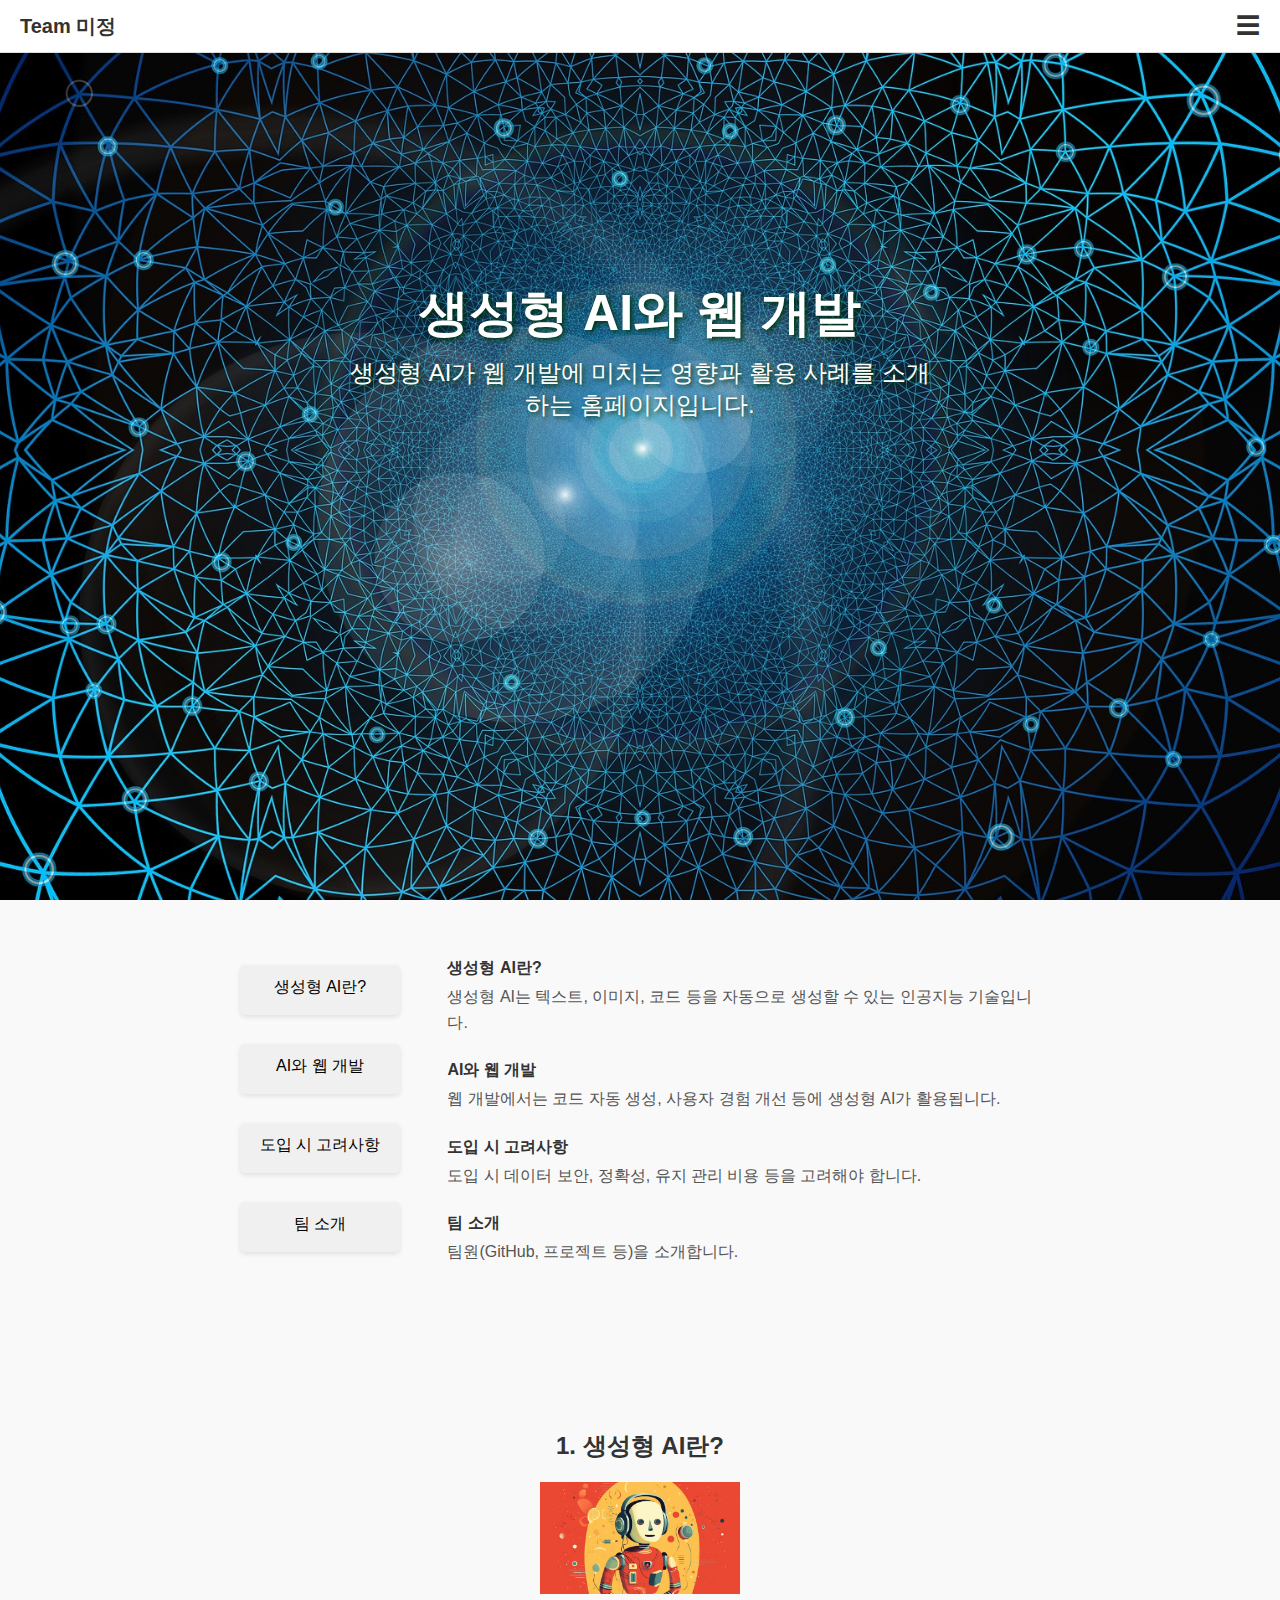
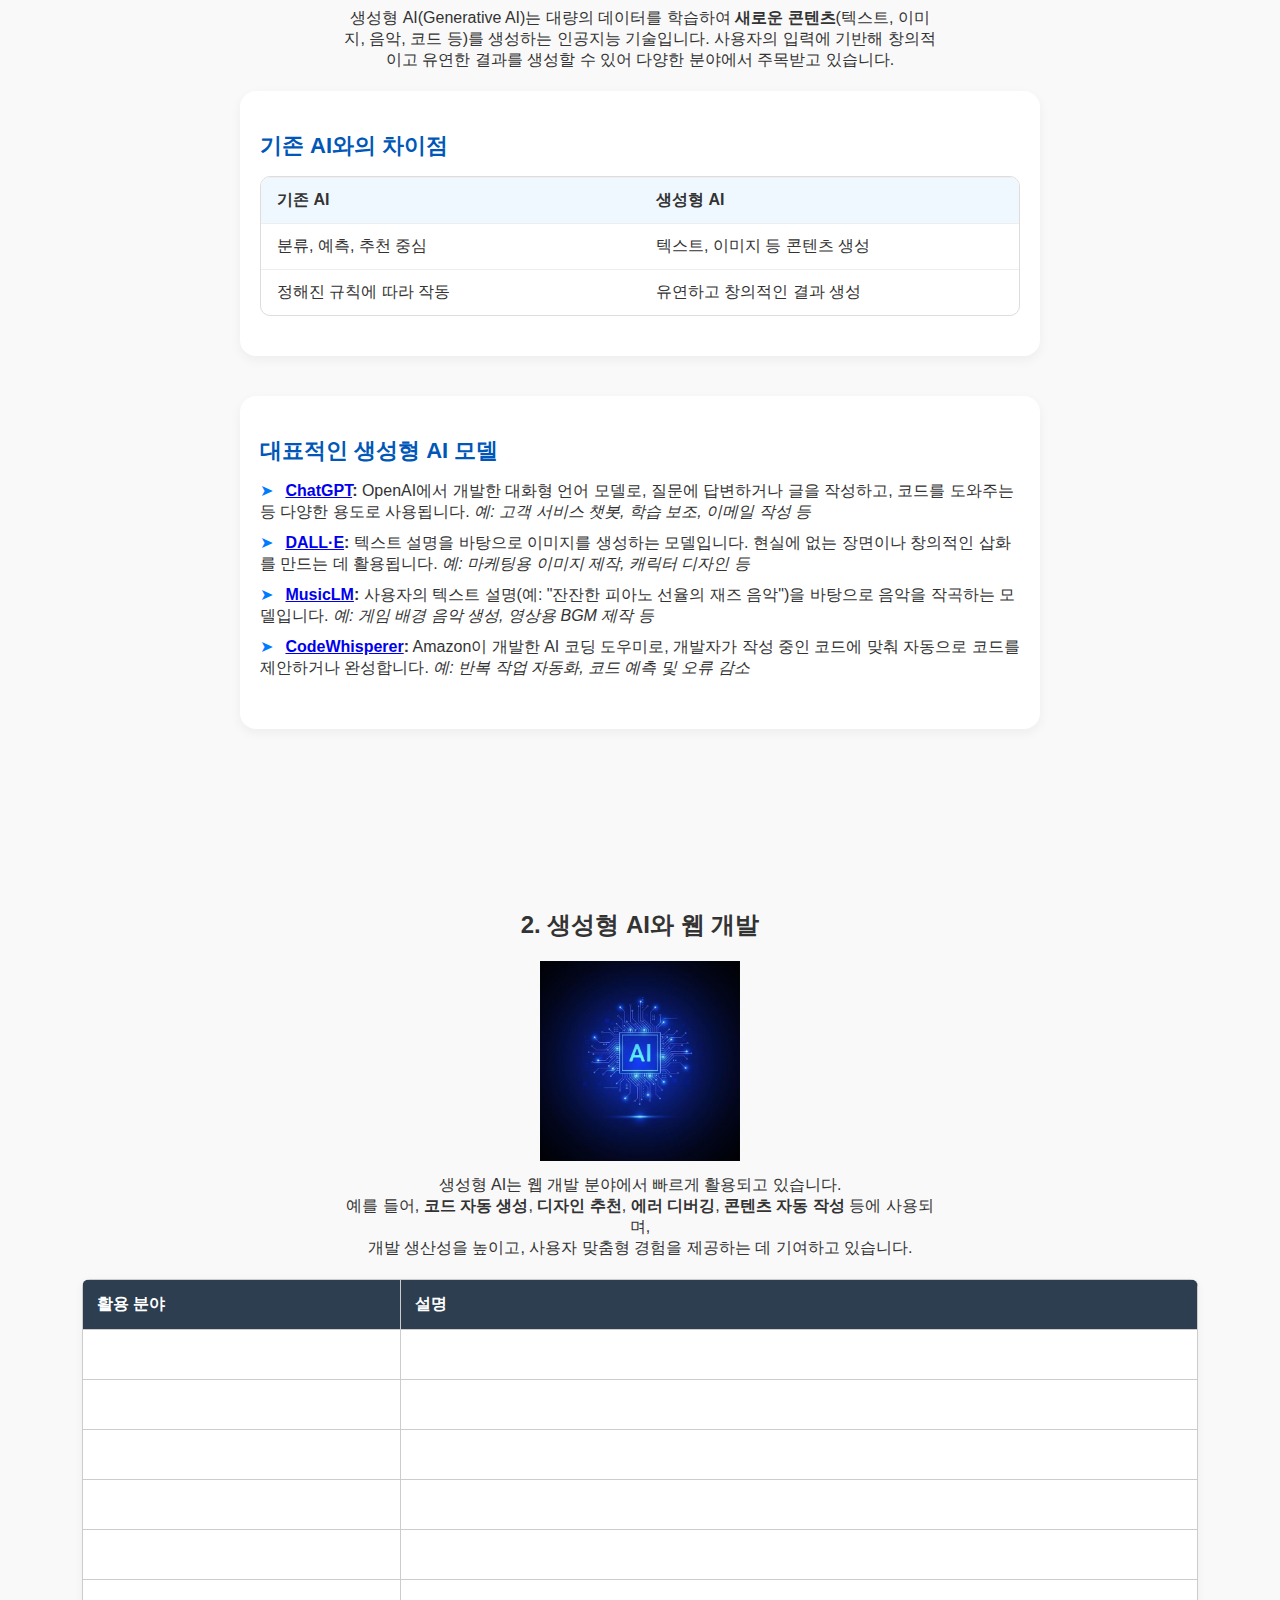
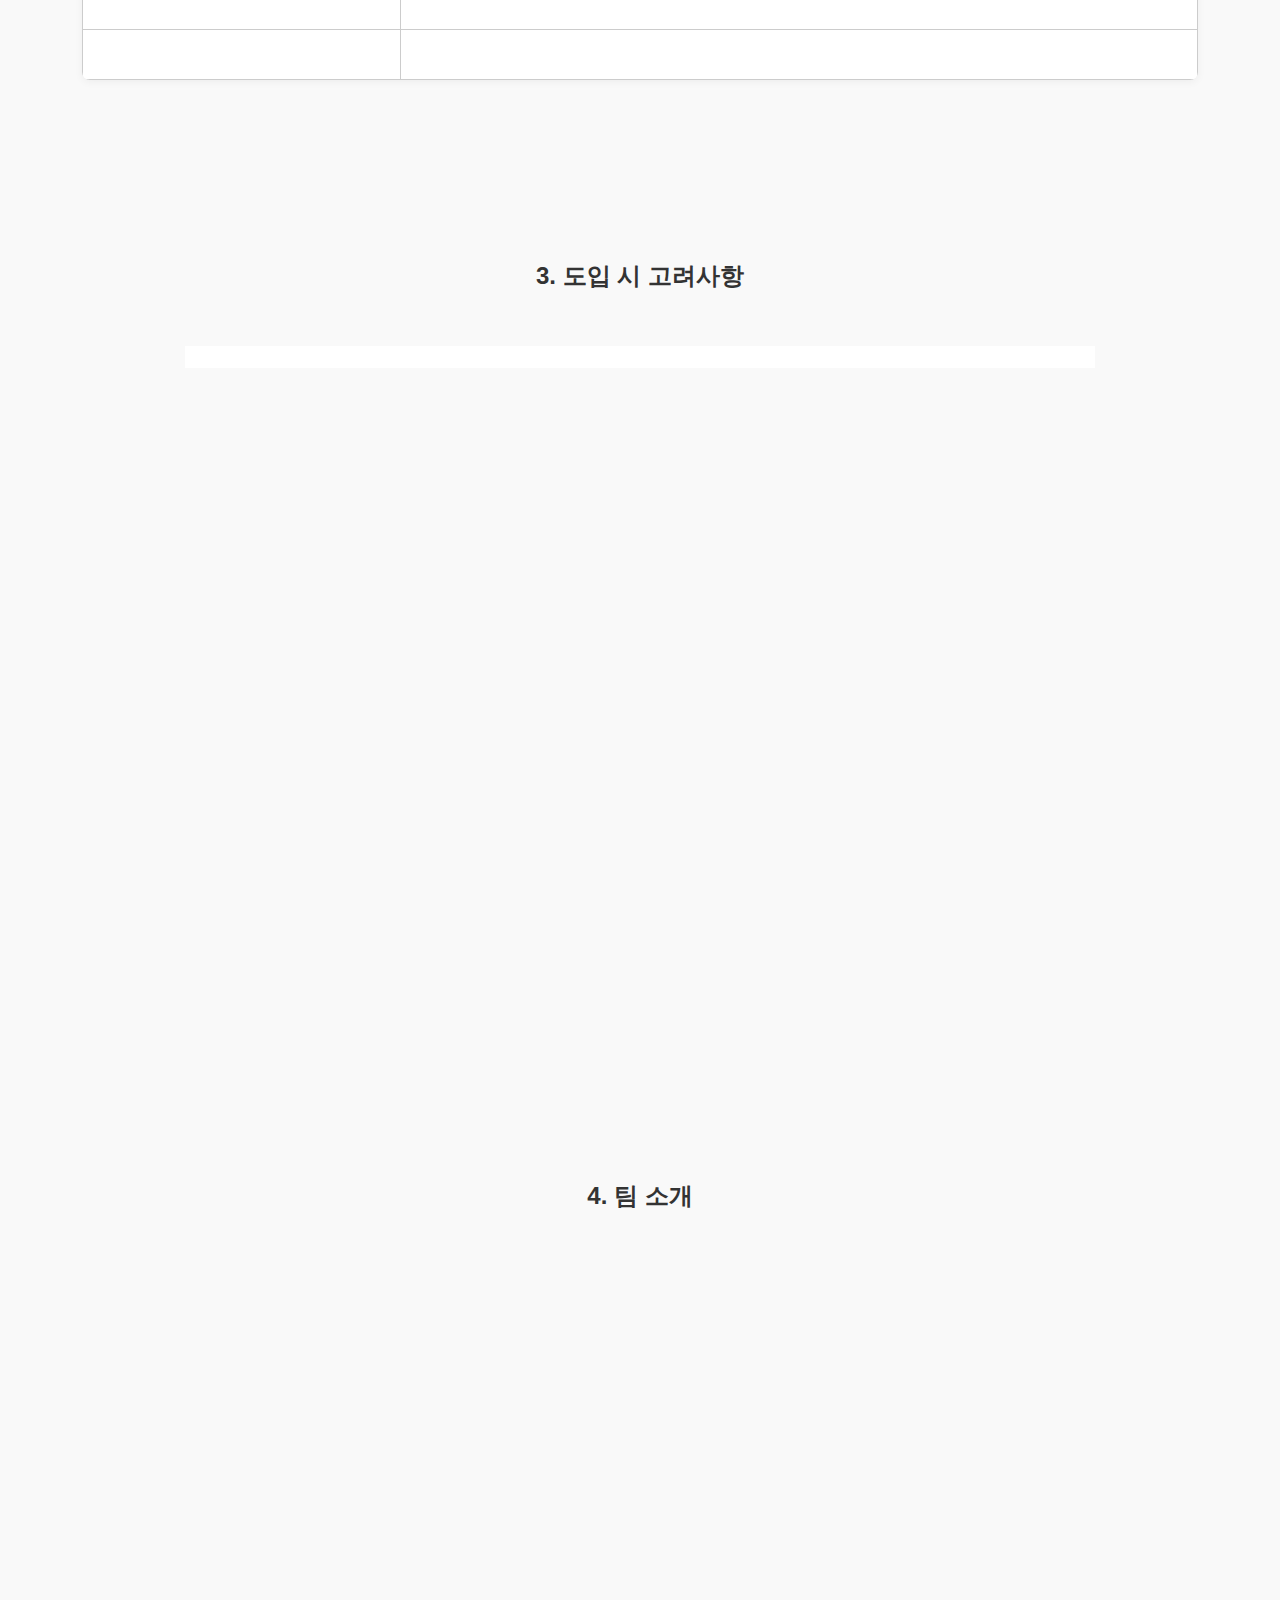
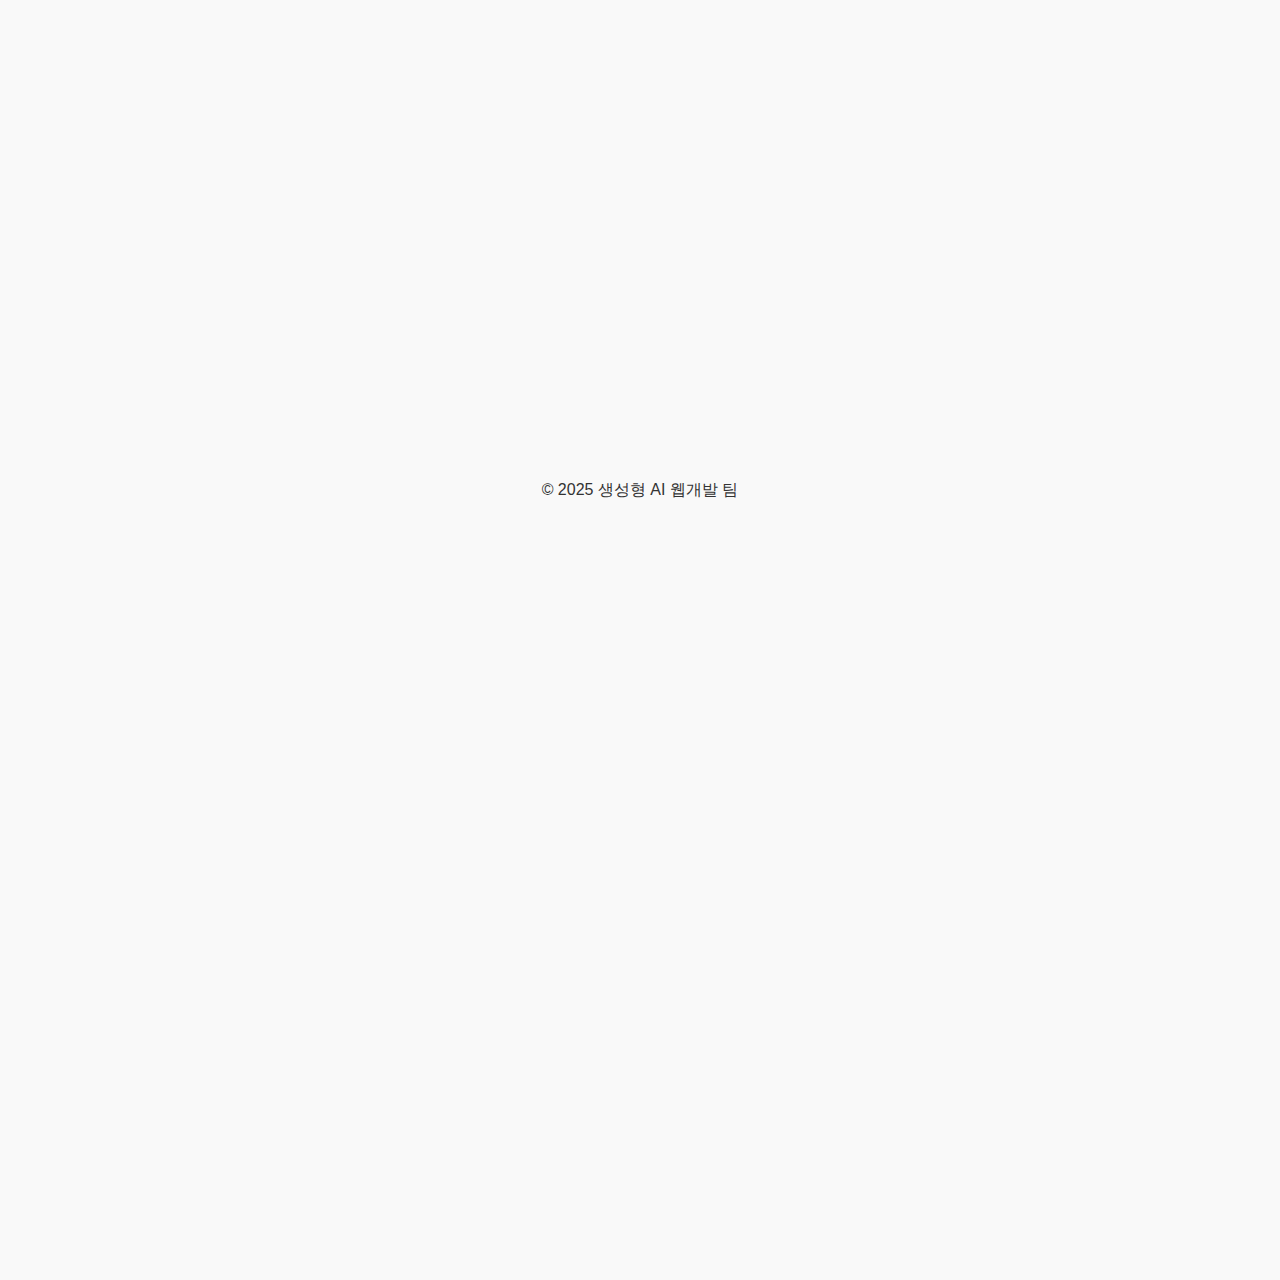
<file: index.html>
<!DOCTYPE html>
<html lang="ko">
  <head>
    <meta charset="UTF-8" />
    <meta name="viewport" content="width=device-width, initial-scale=1.0" />
    <title>생성형 AI와 웹 개발 - Team 미정</title>
    <link rel="stylesheet" href="style.css" />
    <link rel="preconnect" href="https://fonts.googleapis.com">
    <link rel="preconnect" href="https://fonts.gstatic.com" crossorigin>
    <link href="https://fonts.googleapis.com/css2?family=Anton&family=Black+Han+Sans&family=Poetsen+One&display=swap" rel="stylesheet">
    <link rel="preconnect" href="https://fonts.googleapis.com">
    <link rel="preconnect" href="https://fonts.gstatic.com" crossorigin>
    <link href="https://fonts.googleapis.com/css2?family=Anton&family=Black+Han+Sans&family=Hahmlet:wght@100..900&family=Poetsen+One&display=swap" rel="stylesheet">
  </head>
  <body>
    <!-- 상단 고정 네비게이션 바 -->
    <header class="navbar">
      <div class="logo">Team 미정</div>
      <div class="menu-icon" onclick="toggleMenu()">☰</div>
      <nav class="dropdown" id="dropdownMenu">
        <a href="#home">홈</a>
        <a href="#section2">생성형 AI란?</a>
        <a href="#section3">AI와 웹 개발</a>
        <a href="#section4">도입 시 고려사항</a>
        <a href="#section5">팀 소개</a>
        <a href="code.html">기술 및 특징</a>
      </nav>
    </header>

    <main>
      <div class="image-mainsection">
        <div class="image-text">
          <!-- 홈 섹션 -->
          <section id="home" class="section">
        <h1>생성형 AI와 웹 개발</h1>
        <p>
          생성형 AI가 웹 개발에 미치는 영향과 활용 사례를 소개하는
          홈페이지입니다.
        </p>
      </div>
    </div>

        <br />

        <div class="section1-layout-container">
          <div class="section1-left-box">
            <a class="section1-button" href="#section2">생성형 AI란?</a>
            <a class="section1-button" href="#section3">AI와 웹 개발</a>
            <a class="section1-button" href="#section4">도입 시 고려사항</a>
            <a class="section1-button" href="#section5">팀 소개</a>
          </div>

          <div class="section1-right-box">
            <div class="section1-desc">
              <h4>생성형 AI란?</h4>
              <p>
                생성형 AI는 텍스트, 이미지, 코드 등을 자동으로 생성할 수 있는
                인공지능 기술입니다.
              </p>
            </div>

            <div class="section1-desc">
              <h4>AI와 웹 개발</h4>
              <p>
                웹 개발에서는 코드 자동 생성, 사용자 경험 개선 등에 생성형 AI가
                활용됩니다.
              </p>
            </div>

            <div class="section1-desc">
              <h4>도입 시 고려사항</h4>
              <p>
                도입 시 데이터 보안, 정확성, 유지 관리 비용 등을 고려해야
                합니다.
              </p>
            </div>

            <div class="section1-desc">
              <h4>팀 소개</h4>
              <p>팀원(GitHub, 프로젝트 등)을 소개합니다.</p>
            </div>
          </div>
        </div>

        <!-- 개념 섹션 -->
        <section id="section2" class="section section2-ai">
          <h2>1. 생성형 AI란?</h2>
          <div class="card">
            <img src="section2-ai.png" alt="AI 개념" />
            <p>
              생성형 AI(Generative AI)는 대량의 데이터를 학습하여
              <strong>새로운 콘텐츠</strong>(텍스트, 이미지, 음악, 코드 등)를
              생성하는 인공지능 기술입니다. 사용자의 입력에 기반해 창의적이고
              유연한 결과를 생성할 수 있어 다양한 분야에서 주목받고 있습니다.
            </p>
          </div>

          <!-- 기존 AI와의 차이점 -->
          <div class="section2-ai-block section2-ai-compare">
            <h3>기존 AI와의 차이점</h3>
            <div class="section2-compare-table">
              <div class="section2-compare-row">
                <div class="section2-compare-title">기존 AI</div>
                <div class="section2-compare-title">생성형 AI</div>
              </div>
              <div class="section2-compare-row">
                <div>분류, 예측, 추천 중심</div>
                <div>텍스트, 이미지 등 콘텐츠 생성</div>
              </div>
              <div class="section2-compare-row">
                <div>정해진 규칙에 따라 작동</div>
                <div>유연하고 창의적인 결과 생성</div>
              </div>
            </div>
          </div>

          <!-- 대표적인 생성형 AI 모델 소개 블록 -->
          <!-- 대표적인 생성형 AI 모델 소개 블록 -->
          <div class="section2-ai-block">
            <h3>대표적인 생성형 AI 모델</h3>
            <ul class="section2-model-list">
              <li>
                <strong
                  ><a href="https://chat.openai.com/" target="_blank">ChatGPT</a
                  >:</strong
                >
                OpenAI에서 개발한 대화형 언어 모델로, 질문에 답변하거나 글을
                작성하고, 코드를 도와주는 등 다양한 용도로 사용됩니다.
                <em>예: 고객 서비스 챗봇, 학습 보조, 이메일 작성 등</em>
              </li>
              <li>
                <strong
                  ><a href="https://openai.com/dall-e" target="_blank">DALL·E</a
                  >:</strong
                >
                텍스트 설명을 바탕으로 이미지를 생성하는 모델입니다. 현실에 없는
                장면이나 창의적인 삽화를 만드는 데 활용됩니다.
                <em>예: 마케팅용 이미지 제작, 캐릭터 디자인 등</em>
              </li>
              <li>
                <strong>
                  <a
                    href="https://google-research.github.io/seanet/musiclm/examples/"
                    target="_blank"
                    >MusicLM</a
                  >:</strong
                >
                사용자의 텍스트 설명(예: "잔잔한 피아노 선율의 재즈 음악")을
                바탕으로 음악을 작곡하는 모델입니다.
                <em>예: 게임 배경 음악 생성, 영상용 BGM 제작 등</em>
              </li>
              <li>
                <strong>
                  <a
                    href="https://aws.amazon.com/codewhisperer/"
                    target="_blank"
                    >CodeWhisperer</a
                  >:</strong
                >
                Amazon이 개발한 AI 코딩 도우미로, 개발자가 작성 중인 코드에 맞춰
                자동으로 코드를 제안하거나 완성합니다.
                <em>예: 반복 작업 자동화, 코드 예측 및 오류 감소</em>
              </li>
            </ul>
          </div>
        </section>
      </section>

      <!-- AI와 웹 개발 섹션 -->
      <section id="section3" class="section">
        <h2>2. 생성형 AI와 웹 개발</h2>

        <div class="card">
          <img src="ai.jpg" alt="웹 개발" />
          <p>
            생성형 AI는 웹 개발 분야에서 빠르게 활용되고 있습니다.<br />
            예를 들어, <strong>코드 자동 생성</strong>,
            <strong>디자인 추천</strong>, <strong>에러 디버깅</strong>,
            <strong>콘텐츠 자동 작성</strong> 등에 사용되며,<br />
            개발 생산성을 높이고, 사용자 맞춤형 경험을 제공하는 데 기여하고
            있습니다.
          </p>
        </div>
        <table class="ai-table">
          <thead>
            <tr>
              <th>활용 분야</th>
              <th>설명</th>
            </tr>
          </thead>
          <tbody>
            <tr>
              <td>코드 자동 생성 & 보완</td>
              <td>
                HTML, CSS, JavaScript 코드 생성 및 버그 수정, 최적화 기능 제공
              </td>
            </tr>
            <tr>
              <td>UI/UX 디자인 자동화</td>
              <td>레이아웃 추천, 접근성 향상, 디자인 시안 자동 생성</td>
            </tr>
            <tr>
              <td>콘텐츠 생성</td>
              <td>텍스트 작성, 다국어 번역, SEO에 최적화된 콘텐츠 생성</td>
            </tr>
            <tr>
              <td>챗봇 & 인터랙션 자동화</td>
              <td>FAQ 챗봇, 대화형 인터페이스로 사용자와 실시간 소통</td>
            </tr>
            <tr>
              <td>개발자 생산성 향상</td>
              <td>자동 주석 생성, 코드 리팩토링, 문서화 지원</td>
            </tr>
            <tr>
              <td>테스트 자동화</td>
              <td>테스트 코드 자동 생성, UI 테스트 시나리오 작성</td>
            </tr>
            <tr>
              <td>개인화된 사용자 경험</td>
              <td>사용자 행동 기반 콘텐츠 추천 및 맞춤형 페이지 제공</td>
            </tr>
          </tbody>
        </table>
      </section>

      <!-- 도입 시 고려사항 섹션 -->
      <section id="section4" class="section">
        <h2>3. 도입 시 고려사항</h2>
      </br></br></Br>
      <div id="scroll-lines">
      </br>
        <div class="line"><h3>생성형 AI의 장점<h3></div>
        <div class="line">생성형 AI는 우리에게 다양한 도움을 줍니다.</div>
        <div class="line">반복적이거나 시간이 많이 소요되는 작업들을 자동화하여 업무 효율을 향상시킬 수 있는 장점이 있죠.</div>
        <div class="line">시간이 많이 소요되는 반복적인 작업은 뭐가 있을까요?</div>
        <div class="line">코드 생성, 문서 요약, 번역, 콘텐츠 제작 등이 있습니다.</div>
        <div class="line">또한 텍스트, 이미지, 음향, 영상 등 다양한 형태의 창작물을 생성할 수 있어 사람의 상상력을 보완하거나 자극하는 도구로 활용될 수 있습니다.</div>
        <div class="line">이러한 생성형 AI로 만든 결과물들을 실제로 본인이 사용하는 것에 있어 인건비나 외주 비용 절감 등의 효과도 얻을 수 있죠.</div>
        <div class="line">위와 같이 생성형 AI를 사용했을 때 얻을 수 있는 장점은 많습니다.</div>
        <div class="line"><h3>사례1<h3></div>
        <div class="line">여기서 최근 생성형 AI로 영화를 만들어 상을 받은 사례를 살펴봅시다.</div>
        <div class="line">
          <iframe
          src="https://videos.ctfassets.net/g93l8skreh7b/2sn9HkPpCBAaPMkATf4JGf/1db68f7dd0a269c03cba5468244db8a6/one_more_pumpkin_for_AIFF.mp4"
          width="400"
          height="233"
          autoplay
        ></iframe>
        </div>
        <div class="line">어떤가요 위 영상을 생성형 AI가 만들었다는 사실이 놀랍지 않은가요?</div>
        <div class="line">물론 AI가 만든 것 같이 부자연스러운 부분도 많지만 꽤나 사실적이지 않나요?</div>
        <div class="line">많은 사람들이 생성형 AI가 만든 영상이라는 사실에 놀라했습니다.</div>
        
        <div class="line"><h3>생성형 AI의 한계점<h3></div>
        <div class="line">하지만 한계점도 있습니다.</div>
        <div class="line">생성된 콘텐츠가 사실과 다른 정보를 포함할 경우도 있기 때문에 생성형 AI를 통해 나온 결과물을 온전히 믿어서는 안됩니다.</div>
        <div class="line">무조건 맞다고 생각하지 말고 비판적 의식을 가지고 구별해야 합니다.</div>
        <div class="line">또한 생성형 AI에 지나치게 의존하여 많이 사용하게 될 경우 사용자의 사고력이나 창의력이 저하될 수 있다는 걱정이 있습니다.</div>
        <div class="line">윤리적 문제: 생성형 AI가 등장하면서 윤리적 측면에서의 문제도 많이 나타나고 있는데요, 한 가지 사례를 살펴보시죠.</div>
        
        <div class="line"><h3>사례2<h3></div>
        <div class="line">먼저 요즘 가장 이슈되고 있는 지브리 그림체 알고 계시나요?</div>
        <div class="line">생성형 AI를 통해서 원하는 사진을 지브리 애니메이션 그림체로 쉽게 바꿀 수 있습니다.</div>
        <div class="line">쉽고 빠르게 지브리화 된 이미지를 얻을 수 있어 많은 사람들이 사용하고 있습니다.</div>
        <div class="line">이 글을 읽고 있는 여러분 중에서도 지브리 이미지를 생성해 본 사람들이 있을 것 같습니다.</div>
        <div class="line">한 측면에서는 이렇게 쉽고 빠르게 지브리 이미지를 얻을 수 있어 편리하고 재미있지만 또 다른 측면을 보게 되면 이 수행은 저작권침해로 이어질 수 있습니다.</div>
        <div class="line">AI가 학습하는 데이터의 원작자의 허락 없이 이미지나 일러스트 등이 포함되어 있을 경우 저작권 문제가 발생합니다.</div>
        <div class="line">저작권 문제뿐만 아니라 전통적인 예술의 미학이나 특정 문화 예술 스타일이 AI에 의해 대중화가 되고 변형되며 본래의 의미가 희미해질 수 있습니다.</div>
        
        <div class="line"><h3>결론<h3></div>
        <div class="line">이렇게 생성형 AI는 결코 좋은 점만 있는 것이 아니라는 점을 우리는 알아야 합니다.</div>
        <div class="line">생성형 AI를 올바르게 사용해야 하기 때문이죠.</div>
        <div class="line">보안, 정확도, 저작권 등의 문제가 있으므로 신중한 도입이 필요합니다.</div>
      </div>

      </section>

      <!-- 팀 소개 섹션 -->
      <section id="section5" class="section">
        <h2 style="text-align: center">4. 팀 소개</h2>
        <br /><br />
        <div class="team-wrapper">
          <!-- 첫 번째 줄 (사진 3개) -->
          <div class="team-row">
            <!-- 팀원 1 - 박민영 -->
            <div class="image-container">
              <img src="1.png" alt="박민영" />
              <div class="overlay">
                <div class="overlay-box">
                  <p>박민영<br />메인 (홈) 페이지 담당</p>
                  <a href="https://github.com/minyeong0125" target="_blank"
                    ><button>GitHub</button></a
                  >
                  <a
                    href="https://homepage-nine-ochre.vercel.app/"
                    target="_blank"
                    ><button>포트폴리오 보기</button></a
                  >
                </div>
              </div>
            </div>

            <!-- 팀원 2 - 송미강 -->
            <div class="image-container">
              <img src="2.png" alt="송미강" />
              <div class="overlay">
                <div class="overlay-box">
                  <p>송미강<br />3번 페이지 담당</p>
                  <a href="https://github.com/Junbyung2" target="_blank"
                    ><button>GitHub</button></a
                  >
                  <a
                    href="https://portfolio-iota-eosin-82.vercel.app/"
                    target="_blank"
                    ><button>포트폴리오 보기</button></a
                  >
                </div>
              </div>
            </div>

            <!-- 팀원 3 - 원종은 -->
            <div class="image-container">
              <img src="3.png" alt="원종은" />
              <div class="overlay">
                <div class="overlay-box">
                  <p>원종은<br />1번 페이지 담당</p>
                  <a href="https://github.com/euniii0224" target="_blank"
                    ><button>GitHub</button></a
                  >
                  <a
                    href="https://portfolio-six-alpha-99.vercel.app/"
                    target="_blank"
                    ><button>포트폴리오 보기</button></a
                  >
                </div>
              </div>
            </div>
          </div>

          <!-- 두 번째 줄 (사진 2개) -->
          <div class="team-row second-row">
            <!-- 팀원 4 - 이성혜 -->
            <div class="image-container">
              <img src="4.png" alt="이성혜" />
              <div class="overlay">
                <div class="overlay-box">
                  <p>이성혜<br />2번 페이지 담당</p>
                  <a href="https://github.com/SuNghYe414" target="_blank"
                    ><button>GitHub</button></a
                  >
                  <a href="https://middle-ind.vercel.app/" target="_blank"
                    ><button>포트폴리오 보기</button></a
                  >
                </div>
              </div>
            </div>

            <!-- 팀원 5 - 허다현 -->
            <div class="image-container">
              <img src="5.png" alt="허다현" />
              <div class="overlay">
                <div class="overlay-box">
                  <p>허다현<br />4번 페이지 담당</p>
                  <a href="https://github.com/chick127" target="_blank"
                    ><button>GitHub</button></a
                  >
                  <a href="https://my-homepage-self.vercel.app/" target="_blank"
                    ><button>포트폴리오 보기</button></a
                  >
                </div>
              </div>
            </div>
          </div>
        </div>
      </section>
    </main>

    <footer class="section">
      <p>&copy; 2025 생성형 AI 웹개발 팀</p>
    </footer>

    <script>
      function toggleMenu() {
        const menu = document.getElementById("dropdownMenu");
        menu.style.display = menu.style.display === "flex" ? "none" : "flex";
      }

      document.querySelectorAll('a[href^="#"]').forEach((anchor) => {
        anchor.addEventListener("click", function (e) {
          e.preventDefault();
          document.querySelector(this.getAttribute("href")).scrollIntoView({
            behavior: "smooth",
          });
          document.getElementById("dropdownMenu").style.display = "none";
        });
      });
    </script>

    <script>
      const lines = document.querySelectorAll(".line");
      let currentIndex = 0;

      // 스크롤 시 한 줄씩 나타나게 하기
      window.addEventListener("scroll", () => {
        const scrollY = window.scrollY + window.innerHeight;
        const containerTop = document.getElementById("scroll-lines").offsetTop;

        // 기준점에 도달한 후, 스크롤할 때마다 한 줄씩 등장
        if (scrollY > containerTop + currentIndex * 110 && currentIndex < lines.length) {
          lines[currentIndex].classList.add("show");
          currentIndex++;
        }
      });

      document.addEventListener('DOMContentLoaded', () => {
            const imageContainers = document.querySelectorAll('.image-container')

            const observer = new IntersectionObserver(
              (entries, observer) => {
                entries.forEach((entry) => {
                  if (entry.isIntersecting) {
                    entry.target.classList.add('visible') // 화면에 보일 때 애니메이션 클래스 추가
                    observer.unobserve(entry.target) // 한번만 애니메이션
                  }
                })
              },
              {
                threshold: 0.3, // 30%가 화면에 보일 때
              }
            )

            imageContainers.forEach((el) => {
              observer.observe(el) // 각 요소들을 관찰
            })
          })
    </script>
  </body>
</html>
</file>
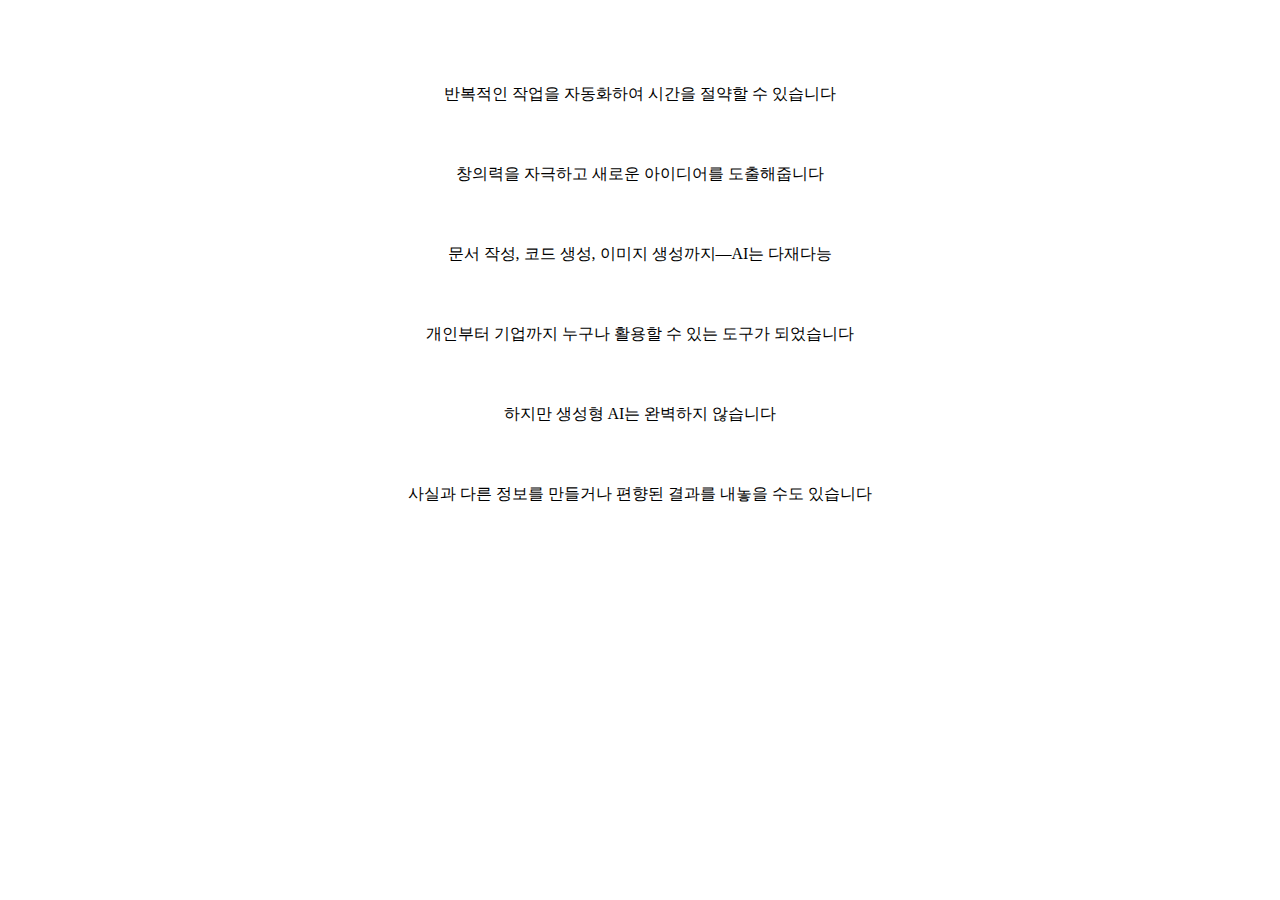
<file: +.html>
<!DOCTYPE html>
<html lang="en">
  <head>
    <meta charset="UTF-8" />
    <meta name="viewport" content="width=device-width, initial-scale=1.0" />
    <link rel="stylesheet" href="/+style.css" />
    <title>Document</title>
  </head>
  <body>
    <div class="note">
      <p class="line">반복적인 작업을 자동화하여 시간을 절약할 수 있습니다</p>
      <p class="line">창의력을 자극하고 새로운 아이디어를 도출해줍니다</p>
      <p class="line">문서 작성, 코드 생성, 이미지 생성까지—AI는 다재다능</p>
      <p class="line">
        개인부터 기업까지 누구나 활용할 수 있는 도구가 되었습니다
      </p>
      <p class="line">하지만 생성형 AI는 완벽하지 않습니다</p>
      <p class="line">
        사실과 다른 정보를 만들거나 편향된 결과를 내놓을 수도 있습니다
      </p>
    </div>
  </body>

  <script>
    // 모든 .line 요소를 선택
    const lines = document.querySelectorAll('.line')

    // 스크롤 될 때 실행되는 함수
    function revealOnScroll() {
      lines.forEach((line) => {
        const rect = line.getBoundingClientRect()
        const isVisible = rect.top < window.innerHeight - 100

        if (isVisible) {
          line.classList.add('show')
        }
      })
    }

    // 초기 실행 + 스크롤 이벤트에 연결
    window.addEventListener('scroll', revealOnScroll)
    window.addEventListener('load', revealOnScroll)
  </script>
</html>
</file>
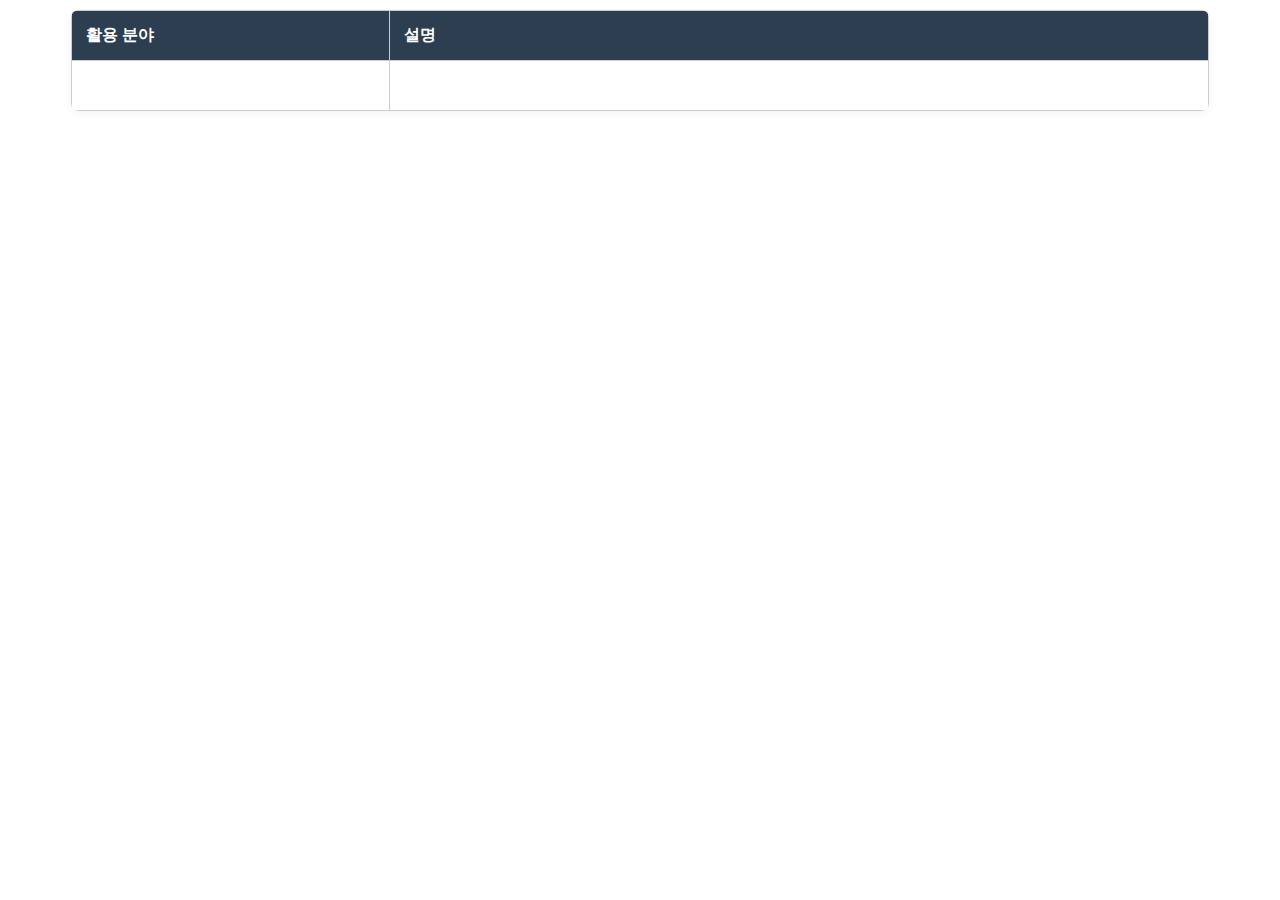
<file: @.html>
<!DOCTYPE html>
<html lang="en">
<head>
  <meta charset="UTF-8">
  <meta name="viewport" content="width=device-width, initial-scale=1.0">
  <link rel="stylesheet" href="/@style.css" />
  <title>Document</title>
</head>
<body>
  <table class="ai-table">
    <thead>
      <tr>
        <th>활용 분야</th>
        <th>설명</th>
      </tr>
    </thead>
    <tbody>
      <tr>
        <td>코드 자동 생성 & 보완</td>
        <td>
          HTML, CSS, JavaScript 코드 생성 및 버그 수정, 최적화 기능 제공
        </td>
      </tr>
    </tbody>
</body>
</html>
</file>
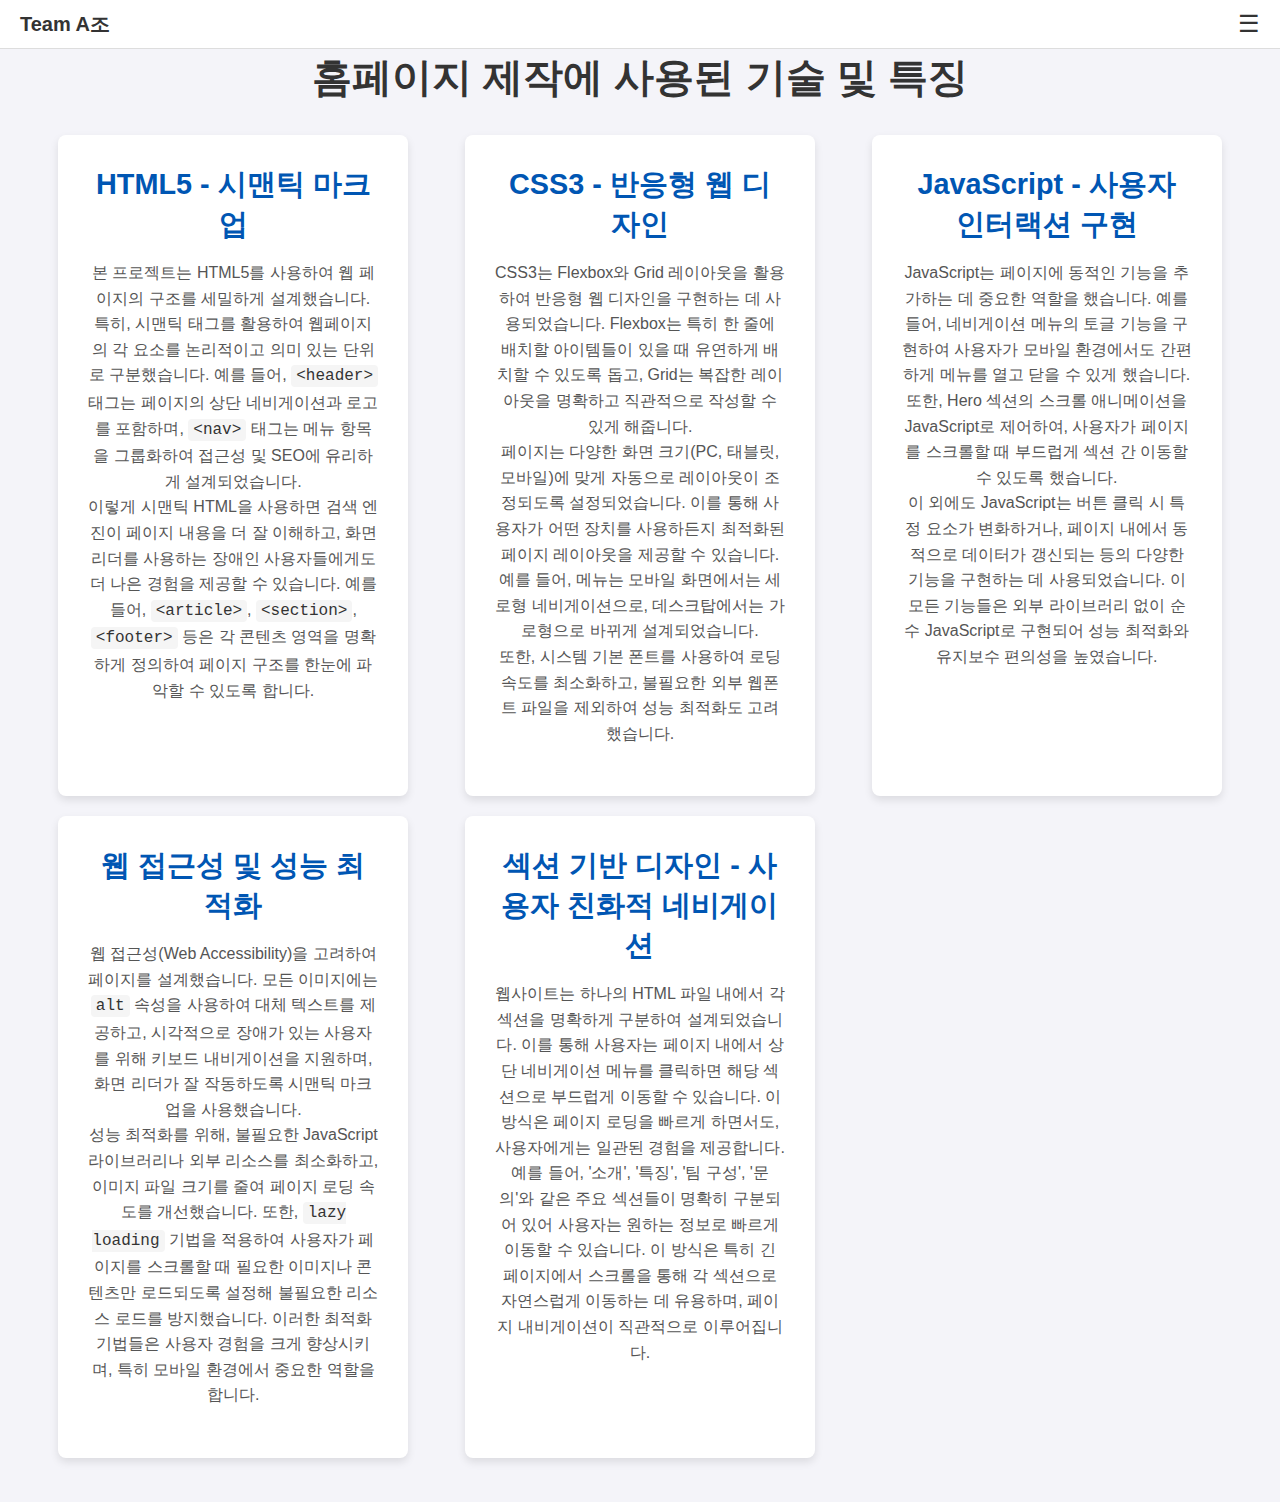
<file: code - 복사본.html>
<!DOCTYPE html>
<html lang="en">
  <head>
    <meta charset="UTF-8" />
    <meta name="viewport" content="width=device-width, initial-scale=1.0" />
    <title>생성형 AI와 웹 개발 - Team A조</title>
    <link rel="stylesheet" href="style.css" />
  </head>
  <body>
    <!-- 상단 고정 네비게이션 바 -->
    <header class="navbar">
      <div class="logo">Team A조</div>
      <div class="menu-icon" onclick="toggleMenu()">☰</div>
      <nav class="dropdown" id="dropdownMenu">
        <a href="index.html#home">홈</a>
        <a href="index.html#section2">생성형 AI란?</a>
        <a href="index.html#section3">AI와 웹 개발</a>
        <a href="index.html#section4">도입 시 고려사항</a>
        <a href="index.html#section5">팀 소개</a>
        <a href="code.html">Code</a>
      </nav>
    </header>

    <section class="tech-section">
      <h2>홈페이지 제작에 사용된 기술 및 특징</h2>
      <div class="tech-container">
        <div class="tech-card">
          <h3>HTML5 - 시맨틱 마크업</h3>
          <p>
            본 프로젝트는 HTML5를 사용하여 웹 페이지의 구조를 세밀하게
            설계했습니다. 특히, 시맨틱 태그를 활용하여 웹페이지의 각 요소를
            논리적이고 의미 있는 단위로 구분했습니다. 예를 들어,
            <code>&lt;header&gt;</code> 태그는 페이지의 상단 네비게이션과 로고를
            포함하며, <code>&lt;nav&gt;</code> 태그는 메뉴 항목을 그룹화하여
            접근성 및 SEO에 유리하게 설계되었습니다.
            <br />
            이렇게 시맨틱 HTML을 사용하면 검색 엔진이 페이지 내용을 더 잘
            이해하고, 화면 리더를 사용하는 장애인 사용자들에게도 더 나은 경험을
            제공할 수 있습니다. 예를 들어, <code>&lt;article&gt;</code>,
            <code>&lt;section&gt;</code>, <code>&lt;footer&gt;</code> 등은 각
            콘텐츠 영역을 명확하게 정의하여 페이지 구조를 한눈에 파악할 수
            있도록 합니다.
          </p>
        </div>

        <div class="tech-card">
          <h3>CSS3 - 반응형 웹 디자인</h3>
          <p>
            CSS3는 Flexbox와 Grid 레이아웃을 활용하여 반응형 웹 디자인을
            구현하는 데 사용되었습니다. Flexbox는 특히 한 줄에 배치할 아이템들이
            있을 때 유연하게 배치할 수 있도록 돕고, Grid는 복잡한 레이아웃을
            명확하고 직관적으로 작성할 수 있게 해줍니다.
            <br />
            페이지는 다양한 화면 크기(PC, 태블릿, 모바일)에 맞게 자동으로
            레이아웃이 조정되도록 설정되었습니다. 이를 통해 사용자가 어떤 장치를
            사용하든지 최적화된 페이지 레이아웃을 제공할 수 있습니다. 예를 들어,
            메뉴는 모바일 화면에서는 세로형 네비게이션으로, 데스크탑에서는
            가로형으로 바뀌게 설계되었습니다.
            <br />
            또한, 시스템 기본 폰트를 사용하여 로딩 속도를 최소화하고, 불필요한
            외부 웹폰트 파일을 제외하여 성능 최적화도 고려했습니다.
          </p>
        </div>

        <div class="tech-card">
          <h3>JavaScript - 사용자 인터랙션 구현</h3>
          <p>
            JavaScript는 페이지에 동적인 기능을 추가하는 데 중요한 역할을
            했습니다. 예를 들어, 네비게이션 메뉴의 토글 기능을 구현하여 사용자가
            모바일 환경에서도 간편하게 메뉴를 열고 닫을 수 있게 했습니다. 또한,
            Hero 섹션의 스크롤 애니메이션을 JavaScript로 제어하여, 사용자가
            페이지를 스크롤할 때 부드럽게 섹션 간 이동할 수 있도록 했습니다.
            <br />
            이 외에도 JavaScript는 버튼 클릭 시 특정 요소가 변화하거나, 페이지
            내에서 동적으로 데이터가 갱신되는 등의 다양한 기능을 구현하는 데
            사용되었습니다. 이 모든 기능들은 외부 라이브러리 없이 순수
            JavaScript로 구현되어 성능 최적화와 유지보수 편의성을 높였습니다.
          </p>
        </div>

        <div class="tech-card">
          <h3>웹 접근성 및 성능 최적화</h3>
          <p>
            웹 접근성(Web Accessibility)을 고려하여 페이지를 설계했습니다. 모든
            이미지에는 <code>alt</code> 속성을 사용하여 대체 텍스트를 제공하고,
            시각적으로 장애가 있는 사용자를 위해 키보드 내비게이션을 지원하며,
            화면 리더가 잘 작동하도록 시맨틱 마크업을 사용했습니다.
            <br />
            성능 최적화를 위해, 불필요한 JavaScript 라이브러리나 외부 리소스를
            최소화하고, 이미지 파일 크기를 줄여 페이지 로딩 속도를 개선했습니다.
            또한, <code>lazy loading</code> 기법을 적용하여 사용자가 페이지를
            스크롤할 때 필요한 이미지나 콘텐츠만 로드되도록 설정해 불필요한
            리소스 로드를 방지했습니다. 이러한 최적화 기법들은 사용자 경험을
            크게 향상시키며, 특히 모바일 환경에서 중요한 역할을 합니다.
          </p>
        </div>

        <div class="tech-card">
          <h3>섹션 기반 디자인 - 사용자 친화적 네비게이션</h3>
          <p>
            웹사이트는 하나의 HTML 파일 내에서 각 섹션을 명확하게 구분하여
            설계되었습니다. 이를 통해 사용자는 페이지 내에서 상단 네비게이션
            메뉴를 클릭하면 해당 섹션으로 부드럽게 이동할 수 있습니다. 이 방식은
            페이지 로딩을 빠르게 하면서도, 사용자에게는 일관된 경험을
            제공합니다.
            <br />
            예를 들어, '소개', '특징', '팀 구성', '문의'와 같은 주요 섹션들이
            명확히 구분되어 있어 사용자는 원하는 정보로 빠르게 이동할 수
            있습니다. 이 방식은 특히 긴 페이지에서 스크롤을 통해 각 섹션으로
            자연스럽게 이동하는 데 유용하며, 페이지 내비게이션이 직관적으로
            이루어집니다.
          </p>
        </div>
      </div>
    </section>

    <script>
      function toggleMenu() {
        const menu = document.getElementById('dropdownMenu')
        menu.style.display = menu.style.display === 'flex' ? 'none' : 'flex'
      }
    </script>
  </body>
</html>
</file>
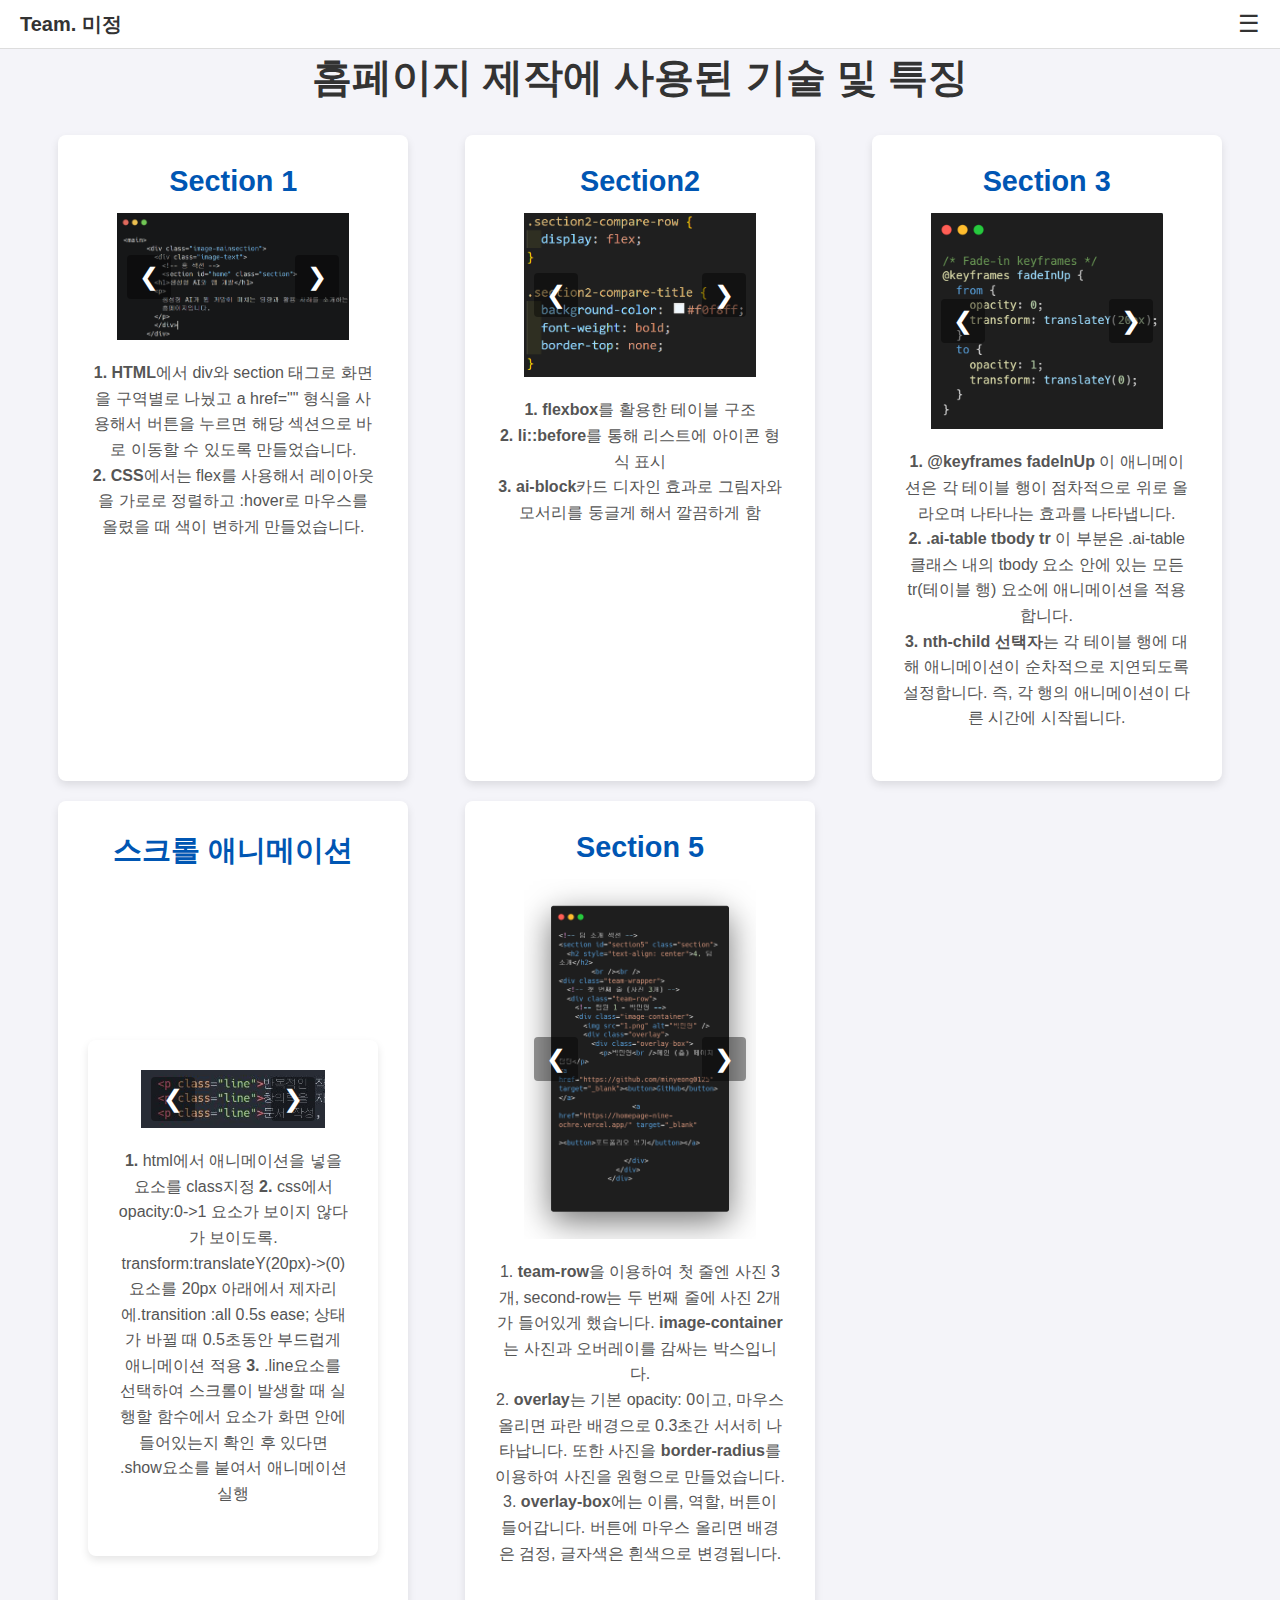
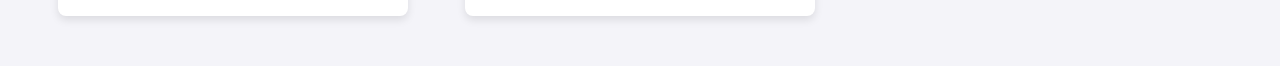
<file: code.html>
<!DOCTYPE html>
<html lang="en">
  <head>
    <meta charset="UTF-8" />
    <meta name="viewport" content="width=device-width, initial-scale=1.0" />
    <title>생성형 AI와 웹 개발 - Team 미정</title>
    <link rel="stylesheet" href="style.css" />
  </head>
  <body>
    <header class="navbar">
      <div class="logo">Team. 미정</div>
      <div class="menu-icon" onclick="toggleMenu()">☰</div>
      <nav class="dropdown" id="dropdownMenu">
        <a href="index.html#section1">홈</a>
        <a href="index.html#section2">생성형 AI란?</a>
        <a href="index.html#section3">AI와 웹 개발</a>
        <a href="index.html#section4">도입 시 고려사항</a>
        <a href="index.html#section5">팀 소개</a>
        <a href="code.html">기술 및 특징</a>
      </nav>
    </header>
    <section class="tech-section">
      <h2>홈페이지 제작에 사용된 기술 및 특징</h2>
      <div class="tech-container">
        <div class="tech-card">
          <h3>Section 1</h3>
          <div class="slider">
            <button class="prev">&#10094;</button>
            <div class="slide-container">
              <img class="slide active" src="section1-1.png" alt="Fade Image" />
              <img class="slide" src="section1-2.png" alt="Table Image" />
              <img class="slide" src="section1-3.png" alt="HTML Image" />
            </div>
            <button class="next">&#10095;</button>
          </div>
          <p>
            <strong>1. HTML</strong>에서 div와 section 태그로 화면을 구역별로 나눴고 a href=""
            형식을 사용해서 버튼을 누르면 해당 섹션으로 바로 이동할 수 있도록
            만들었습니다.</br>
            <strong>2. CSS</strong>에서는 flex를 사용해서 레이아웃을 가로로 정렬하고 :hover로
            마우스를 올렸을 때 색이 변하게 만들었습니다.
          </p>
        </div>

        <div class="tech-card">
          <h3>Section2</h3>
          <div class="slider">
            <button class="prev">&#10094;</button>
            <div class="slide-container">
              <img class="slide active"
              src="2code1.png"
              alt=""/>
              <img class="slide"
              src="2code2.png"
              alt=""/>
              <img class="slide"
              src="2code3.png"
              alt=""/>
              <img class="slide" src="2code4.png" alt="" />
            </div>
            <button class="next">&#10095;</button>
          </div>
          <p>
            <strong>1. flexbox</strong>를 활용한 테이블 구조</br>
            <strong>2. li::before</strong>를 통해 리스트에 아이콘 형식 표시</br>
            <strong>3. ai-block</strong>카드 디자인 효과로 그림자와 모서리를 둥글게 해서 깔끔하게 함
          </p>
        </div>

        <div class="tech-card">
          <h3>Section 3</h3>

          <div class="slider">
            <button class="prev">&#10094;</button>
            <div class="slide-container">
              <img class="slide active" src="fade.png" alt="Fade Image" />
              <img class="slide" src="table.png" alt="Table Image" />
              <img class="slide" src="html.png" alt="HTML Image" />
            </div>
            <button class="next">&#10095;</button>
          </div>
          <p>
            <strong>1. @keyframes fadeInUp</strong> 이 애니메이션은 각 테이블 행이 점차적으로 위로 올라오며 나타나는 효과를 나타냅니다.</br>
            <strong>2. .ai-table tbody tr</strong> 이 부분은 .ai-table 클래스 내의 tbody 요소 안에 있는 모든 tr(테이블 행) 요소에 애니메이션을 적용합니다.</br>
            <strong>3. nth-child 선택자</strong>는 각 테이블 행에 대해 애니메이션이 순차적으로 지연되도록 설정합니다. 즉, 각 행의 애니메이션이 다른 시간에 시작됩니다.

          </p>
        </div>

        <div class="tech-card">
          <h3>스크롤 애니메이션</h3>
          <div class="example">
            <object width="300" data="/+.html"></object>
          </div>
          <div class="tech-card">
            <div class="slider">
              <button class="prev">&#10094;</button>
              <div class="slide-container">
                <img class="slide active" src="스크롤html.png" alt="Fade Image" />
                <img class="slide" src="스크롤css.jpg" alt="Table Image" />
                <img class="slide" src="스크롤js.jpg" alt="HTML Image" />
              </div>
              <button class="next">&#10095;</button>
            </div>
            <p>
              <strong>1.</strong> html에서 애니메이션을 넣을 요소를 class지정
              <strong>2.</strong> css에서 opacity:0->1 요소가 보이지 않다가 보이도록. transform:translateY(20px)->(0) 요소를 20px 아래에서 제자리에.transition :all 0.5s ease; 상태가 바뀔 때 0.5초동안 부드럽게 애니메이션 적용
              <strong>3.</strong> .line요소를 선택하여 스크롤이 발생할 때 실행할 함수에서 요소가 화면 안에 들어있는지 확인 후 있다면 .show요소를 붙여서 애니메이션 실행
            </p>
          </div>
        </div>

        <div class="tech-card">
          <h3>Section 5</h3>

          <div class="slider">
            <button class="prev">&#10094;</button>
            <div class="slide-container">
              <img class="slide active" src="html1.png" alt="Fade Image" />
              <img class="slide" src="html2.png" alt="Table Image" />
              <img class="slide" src="css1.png" alt="HTML Image" />
              <img class="slide" src="css2.png" alt="css Image" />
            </div>
            <button class="next">&#10095;</button>
          </div>
          <p>
            1. <b>team-row</b>을 이용하여 첫 줄엔 사진 3개, second-row는 두 번째 줄에 사진 2개가 들어있게 했습니다. 
            <b>image-container</b>는 사진과 오버레이를 감싸는 박스입니다. <br />
            2. <b>overlay</b>는 기본 opacity: 0이고, 마우스 올리면 파란 배경으로 0.3초간 서서히 나타납니다. 또한 사진을 <b>border-radius</b>를 이용하여 사진을 원형으로 만들었습니다. <br />
            3. <b>overlay-box</b>에는 이름, 역할, 버튼이 들어갑니다. 버튼에 마우스 올리면 배경은 검정, 글자색은 흰색으로 변경됩니다. 
          </p>
        </div>
      </div>
    </section>

    <script>
        
        function toggleMenu() {
          const menu = document.getElementById('dropdownMenu');
          menu.style.display = menu.style.display === 'flex' ? 'none' : 'flex';
        }
    
        document.querySelectorAll('a[href^="#"]').forEach((anchor) => {
          anchor.addEventListener('click', function (e) {
            e.preventDefault();
            document.querySelector(this.getAttribute('href')).scrollIntoView({
              behavior: 'smooth',
            });
            const menu = document.getElementById('dropdownMenu');
            if (menu) menu.style.display = 'none';
          });
        });
    
        // 여러 개의 슬라이더를 독립적으로 처리
        document.querySelectorAll('.slider').forEach((slider) => {
          const slides = slider.querySelectorAll('.slide');
          const prevBtn = slider.querySelector('.prev');
          const nextBtn = slider.querySelector('.next');
          let current = 0;
    
          function showSlide(index) {
            slides.forEach((slide, i) => {
              slide.classList.toggle('active', i === index);
            });
          }
    
          prevBtn.addEventListener('click', () => {
            current = (current - 1 + slides.length) % slides.length;
            showSlide(current);
          });
    
          nextBtn.addEventListener('click', () => {
            current = (current + 1) % slides.length;
            showSlide(current);
          });
    
          showSlide(current);
        });
    </script>
    
  </body>
</html>
</file>
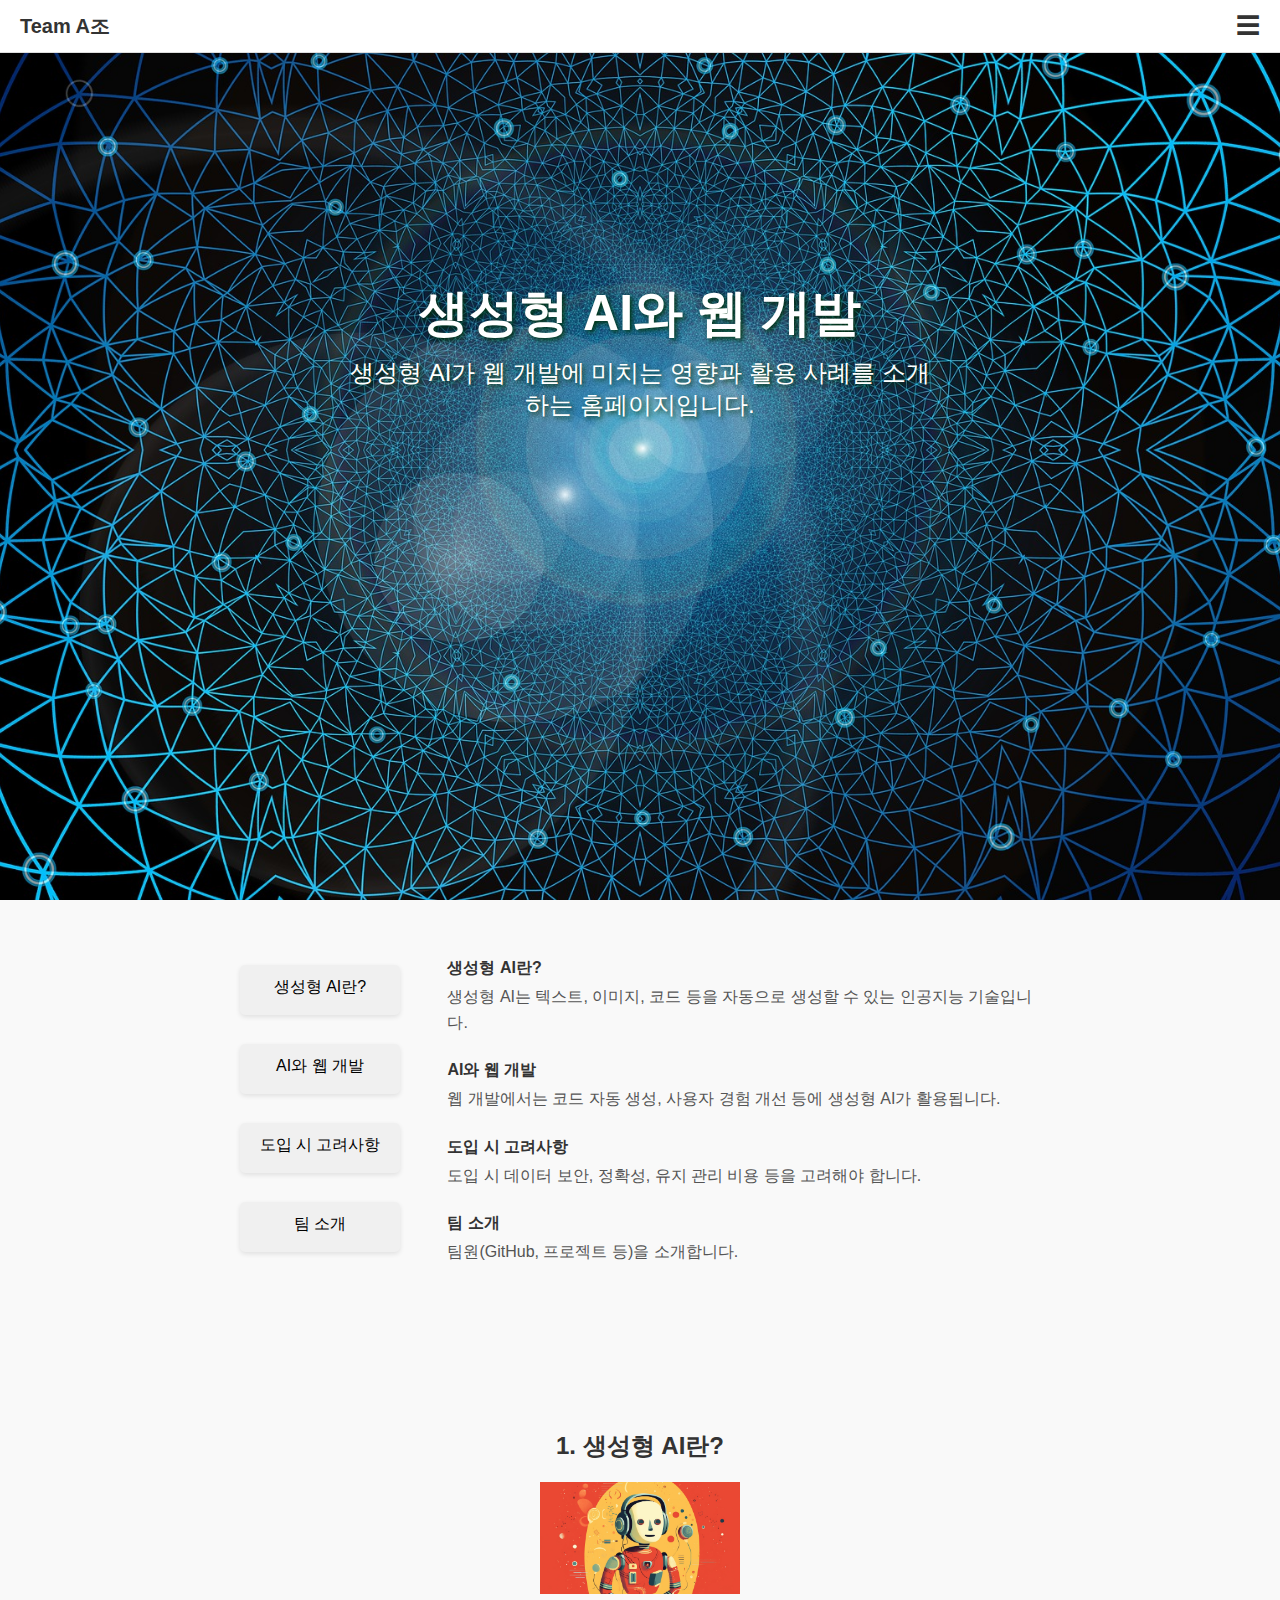
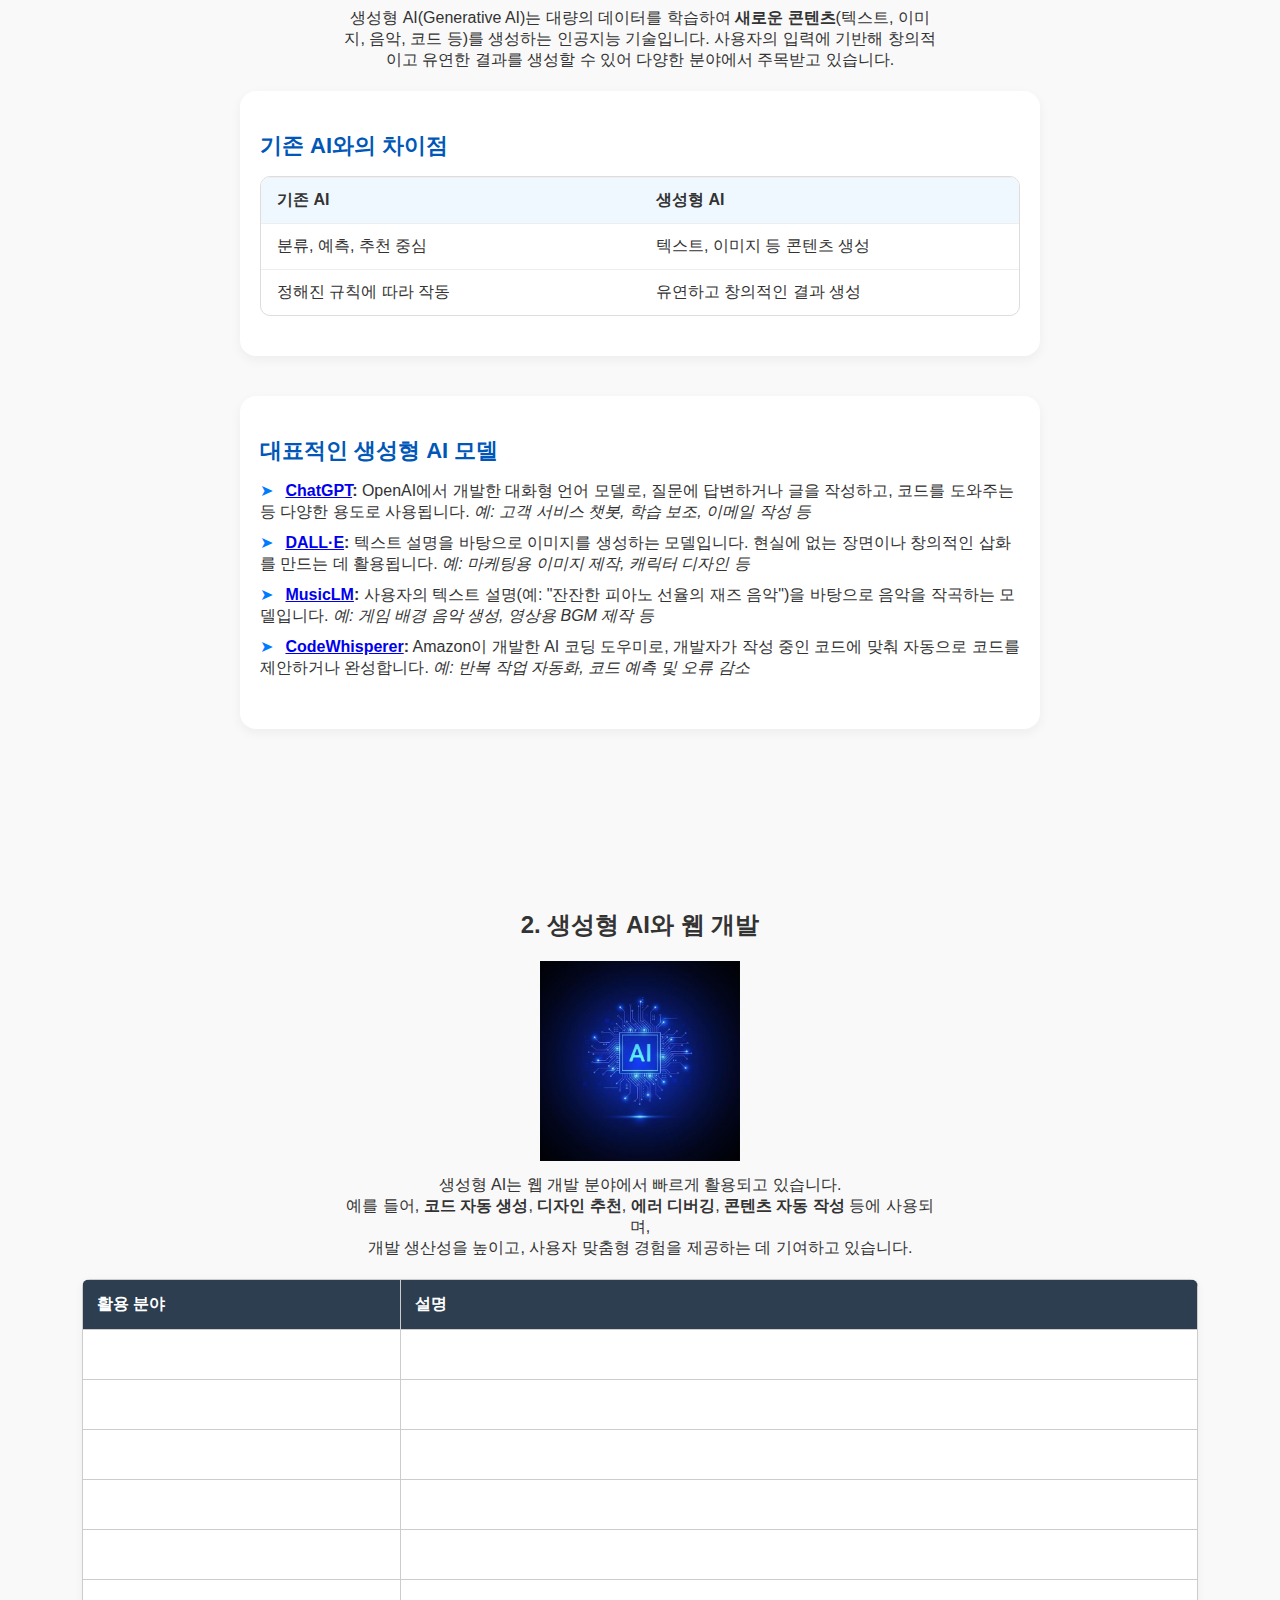
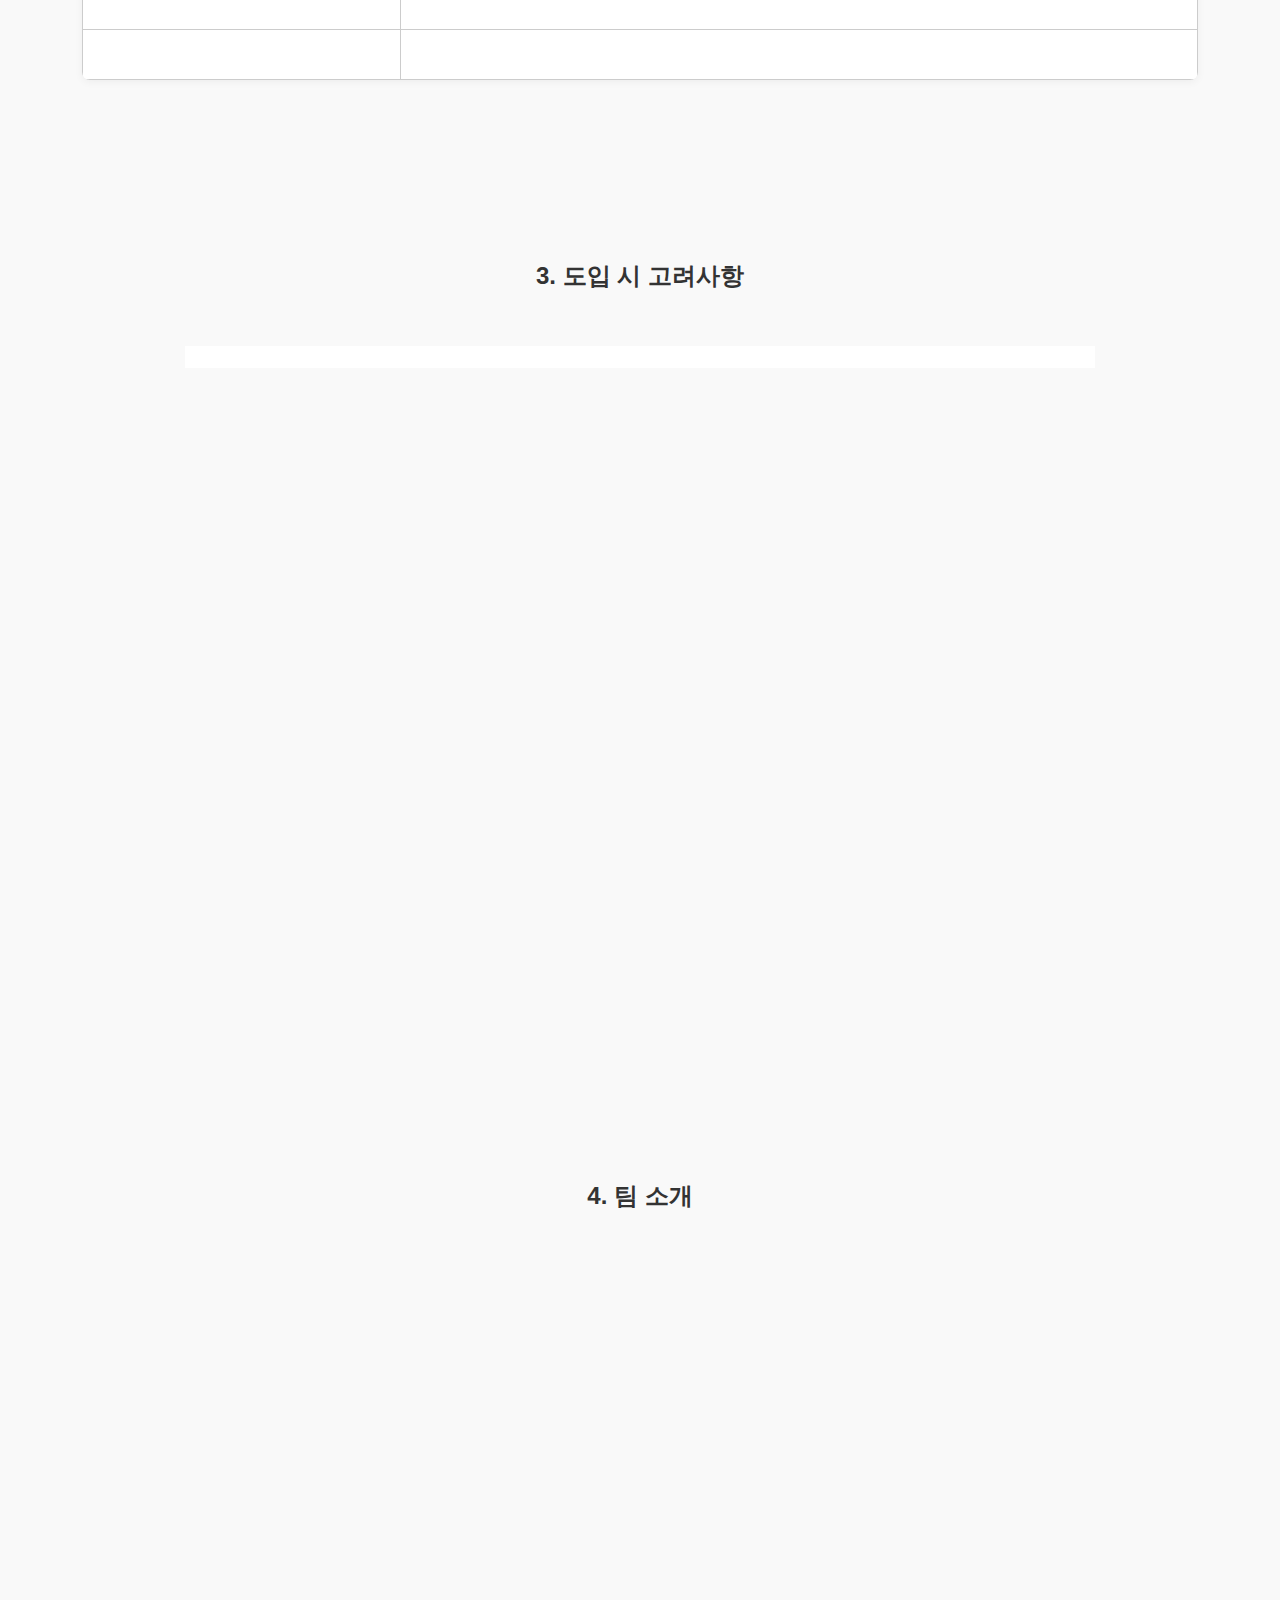
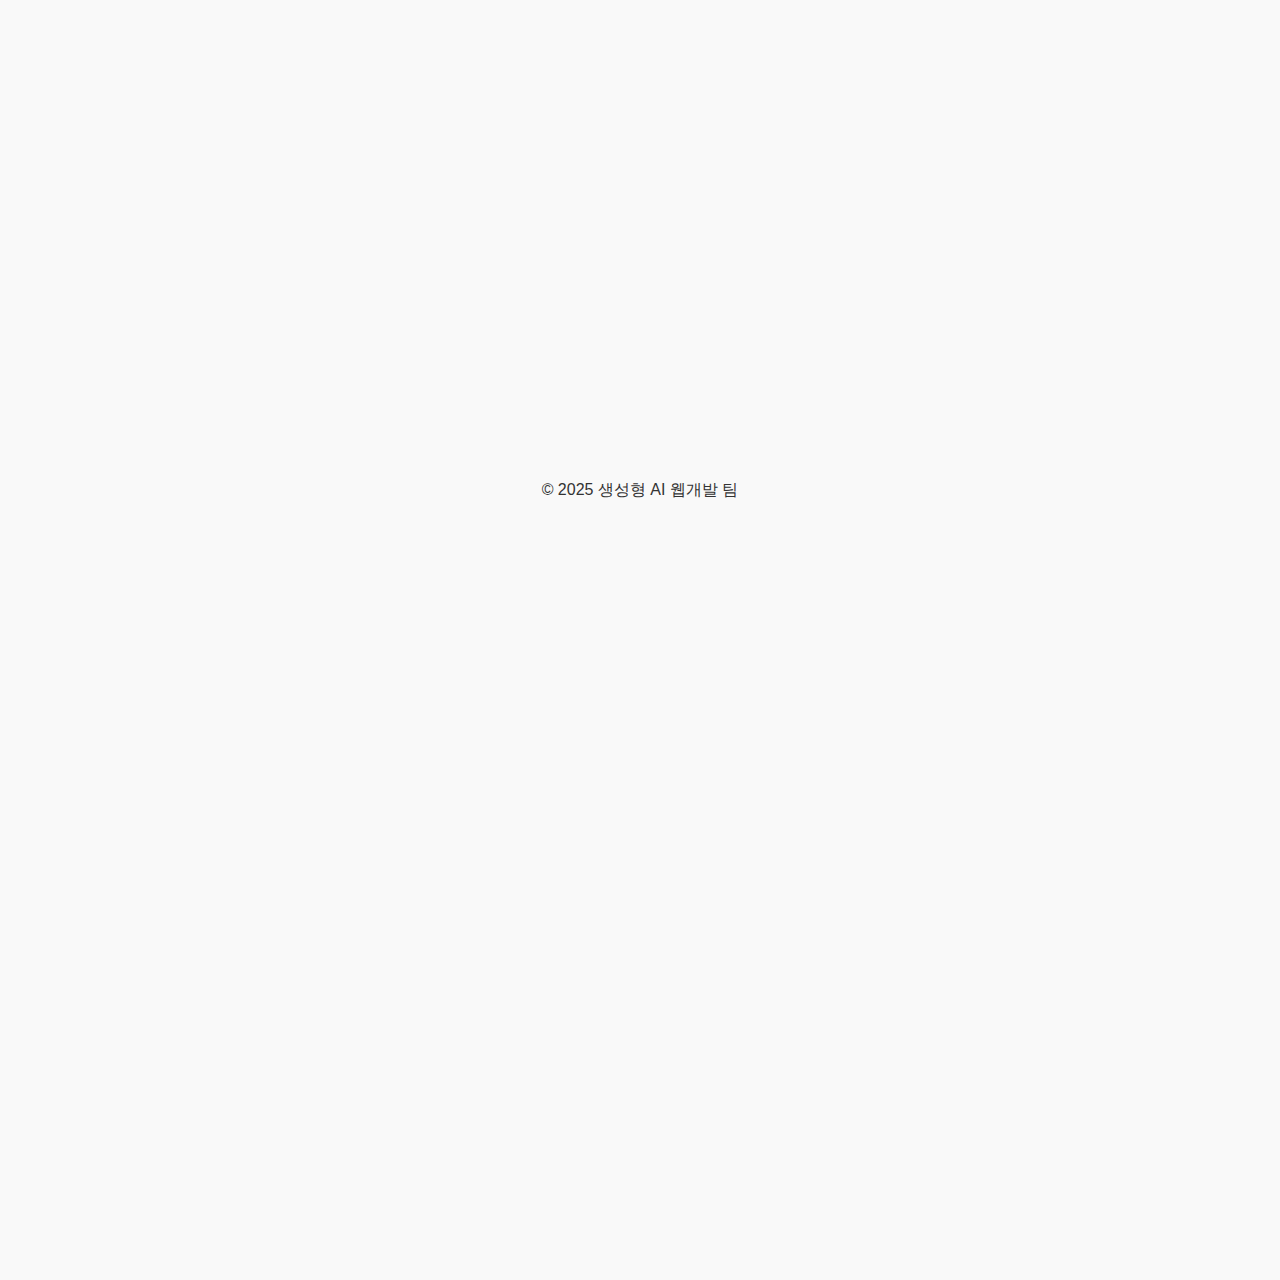
<file: index - 복사본.html>
<!DOCTYPE html>
<html lang="ko">
  <head>
    <meta charset="UTF-8" />
    <meta name="viewport" content="width=device-width, initial-scale=1.0" />
    <title>생성형 AI와 웹 개발 - Team A조</title>
    <link rel="stylesheet" href="style.css" />
  </head>
  <body>
    <!-- 상단 고정 네비게이션 바 -->
    <header class="navbar">
      <div class="logo">Team A조</div>
      <div class="menu-icon" onclick="toggleMenu()">☰</div>
      <nav class="dropdown" id="dropdownMenu">
        <a href="#home">홈</a>
        <a href="#section2">생성형 AI란?</a>
        <a href="#section3">AI와 웹 개발</a>
        <a href="#section4">도입 시 고려사항</a>
        <a href="#section5">팀 소개</a>
        <a href="code.html">Code</a>
      </nav>
    </header>

    <main>
      <div class="image-mainsection">
        <div class="image-text">
          <!-- 홈 섹션 -->
          <section id="home" class="section">
        <h1>생성형 AI와 웹 개발</h1>
        <p>
          생성형 AI가 웹 개발에 미치는 영향과 활용 사례를 소개하는
          홈페이지입니다.
        </p>
      </div>
    </div>

        <br />

        <div class="section1-layout-container">
          <div class="section1-left-box">
            <a class="section1-button" href="#section2">생성형 AI란?</a>
            <a class="section1-button" href="#section3">AI와 웹 개발</a>
            <a class="section1-button" href="#section4">도입 시 고려사항</a>
            <a class="section1-button" href="#section5">팀 소개</a>
          </div>

          <div class="section1-right-box">
            <div class="section1-desc">
              <h4>생성형 AI란?</h4>
              <p>
                생성형 AI는 텍스트, 이미지, 코드 등을 자동으로 생성할 수 있는
                인공지능 기술입니다.
              </p>
            </div>

            <div class="section1-desc">
              <h4>AI와 웹 개발</h4>
              <p>
                웹 개발에서는 코드 자동 생성, 사용자 경험 개선 등에 생성형 AI가
                활용됩니다.
              </p>
            </div>

            <div class="section1-desc">
              <h4>도입 시 고려사항</h4>
              <p>
                도입 시 데이터 보안, 정확성, 유지 관리 비용 등을 고려해야
                합니다.
              </p>
            </div>

            <div class="section1-desc">
              <h4>팀 소개</h4>
              <p>팀원(GitHub, 프로젝트 등)을 소개합니다.</p>
            </div>
          </div>
        </div>

        <!-- 개념 섹션 -->
        <section id="section2" class="section section2-ai">
          <h2>1. 생성형 AI란?</h2>
          <div class="card">
            <img src="section2-ai.png" alt="AI 개념" />
            <p>
              생성형 AI(Generative AI)는 대량의 데이터를 학습하여
              <strong>새로운 콘텐츠</strong>(텍스트, 이미지, 음악, 코드 등)를
              생성하는 인공지능 기술입니다. 사용자의 입력에 기반해 창의적이고
              유연한 결과를 생성할 수 있어 다양한 분야에서 주목받고 있습니다.
            </p>
          </div>

          <!-- 기존 AI와의 차이점 -->
          <div class="section2-ai-block section2-ai-compare">
            <h3>기존 AI와의 차이점</h3>
            <div class="section2-compare-table">
              <div class="section2-compare-row">
                <div class="section2-compare-title">기존 AI</div>
                <div class="section2-compare-title">생성형 AI</div>
              </div>
              <div class="section2-compare-row">
                <div>분류, 예측, 추천 중심</div>
                <div>텍스트, 이미지 등 콘텐츠 생성</div>
              </div>
              <div class="section2-compare-row">
                <div>정해진 규칙에 따라 작동</div>
                <div>유연하고 창의적인 결과 생성</div>
              </div>
            </div>
          </div>

          <!-- 대표적인 생성형 AI 모델 소개 블록 -->
          <!-- 대표적인 생성형 AI 모델 소개 블록 -->
          <div class="section2-ai-block">
            <h3>대표적인 생성형 AI 모델</h3>
            <ul class="section2-model-list">
              <li>
                <strong
                  ><a href="https://chat.openai.com/" target="_blank">ChatGPT</a
                  >:</strong
                >
                OpenAI에서 개발한 대화형 언어 모델로, 질문에 답변하거나 글을
                작성하고, 코드를 도와주는 등 다양한 용도로 사용됩니다.
                <em>예: 고객 서비스 챗봇, 학습 보조, 이메일 작성 등</em>
              </li>
              <li>
                <strong
                  ><a href="https://openai.com/dall-e" target="_blank">DALL·E</a
                  >:</strong
                >
                텍스트 설명을 바탕으로 이미지를 생성하는 모델입니다. 현실에 없는
                장면이나 창의적인 삽화를 만드는 데 활용됩니다.
                <em>예: 마케팅용 이미지 제작, 캐릭터 디자인 등</em>
              </li>
              <li>
                <strong>
                  <a
                    href="https://google-research.github.io/seanet/musiclm/examples/"
                    target="_blank"
                    >MusicLM</a
                  >:</strong
                >
                사용자의 텍스트 설명(예: "잔잔한 피아노 선율의 재즈 음악")을
                바탕으로 음악을 작곡하는 모델입니다.
                <em>예: 게임 배경 음악 생성, 영상용 BGM 제작 등</em>
              </li>
              <li>
                <strong>
                  <a
                    href="https://aws.amazon.com/codewhisperer/"
                    target="_blank"
                    >CodeWhisperer</a
                  >:</strong
                >
                Amazon이 개발한 AI 코딩 도우미로, 개발자가 작성 중인 코드에 맞춰
                자동으로 코드를 제안하거나 완성합니다.
                <em>예: 반복 작업 자동화, 코드 예측 및 오류 감소</em>
              </li>
            </ul>
          </div>
        </section>
      </section>

      <!-- AI와 웹 개발 섹션 -->
      <section id="section3" class="section">
        <h2>2. 생성형 AI와 웹 개발</h2>

        <div class="card">
          <img src="ai.jpg" alt="웹 개발" />
          <p>
            생성형 AI는 웹 개발 분야에서 빠르게 활용되고 있습니다.<br />
            예를 들어, <strong>코드 자동 생성</strong>,
            <strong>디자인 추천</strong>, <strong>에러 디버깅</strong>,
            <strong>콘텐츠 자동 작성</strong> 등에 사용되며,<br />
            개발 생산성을 높이고, 사용자 맞춤형 경험을 제공하는 데 기여하고
            있습니다.
          </p>
        </div>
        <table class="ai-table">
          <thead>
            <tr>
              <th>활용 분야</th>
              <th>설명</th>
            </tr>
          </thead>
          <tbody>
            <tr>
              <td>코드 자동 생성 & 보완</td>
              <td>
                HTML, CSS, JavaScript 코드 생성 및 버그 수정, 최적화 기능 제공
              </td>
            </tr>
            <tr>
              <td>UI/UX 디자인 자동화</td>
              <td>레이아웃 추천, 접근성 향상, 디자인 시안 자동 생성</td>
            </tr>
            <tr>
              <td>콘텐츠 생성</td>
              <td>텍스트 작성, 다국어 번역, SEO에 최적화된 콘텐츠 생성</td>
            </tr>
            <tr>
              <td>챗봇 & 인터랙션 자동화</td>
              <td>FAQ 챗봇, 대화형 인터페이스로 사용자와 실시간 소통</td>
            </tr>
            <tr>
              <td>개발자 생산성 향상</td>
              <td>자동 주석 생성, 코드 리팩토링, 문서화 지원</td>
            </tr>
            <tr>
              <td>테스트 자동화</td>
              <td>테스트 코드 자동 생성, UI 테스트 시나리오 작성</td>
            </tr>
            <tr>
              <td>개인화된 사용자 경험</td>
              <td>사용자 행동 기반 콘텐츠 추천 및 맞춤형 페이지 제공</td>
            </tr>
          </tbody>
        </table>
      </section>

      <!-- 도입 시 고려사항 섹션 -->
      <section id="section4" class="section">
        <h2>3. 도입 시 고려사항</h2>
      </br></br></Br>
      <div id="scroll-lines">
      </br>
        <div class="line"><h3>생성형 AI의 장점<h3></div>
        <div class="line">생성형 AI는 우리에게 다양한 도움을 줍니다.</div>
        <div class="line">반복적이거나 시간이 많이 소요되는 작업들을 자동화하여 업무 효율을 향상시킬 수 있는 장점이 있죠.</div>
        <div class="line">시간이 많이 소요되는 반복적인 작업은 뭐가 있을까요?</div>
        <div class="line">코드 생성, 문서 요약, 번역, 콘텐츠 제작 등이 있습니다.</div>
        <div class="line">또한 텍스트, 이미지, 음향, 영상 등 다양한 형태의 창작물을 생성할 수 있어 사람의 상상력을 보완하거나 자극하는 도구로 활용될 수 있습니다.</div>
        <div class="line">이러한 생성형 AI로 만든 결과물들을 실제로 본인이 사용하는 것에 있어 인건비나 외주 비용 절감 등의 효과도 얻을 수 있죠.</div>
        <div class="line">위와 같이 생성형 AI를 사용했을 때 얻을 수 있는 장점은 많습니다.</div>
        <div class="line"><h3>사례1<h3></div>
        <div class="line">여기서 최근 생성형 AI로 영화를 만들어 상을 받은 사례를 살펴봅시다.</div>
        <div class="line">
          <iframe
          src="https://videos.ctfassets.net/g93l8skreh7b/2sn9HkPpCBAaPMkATf4JGf/1db68f7dd0a269c03cba5468244db8a6/one_more_pumpkin_for_AIFF.mp4"
          width="400"
          height="233"
          autoplay
        ></iframe>
        </div>
        <div class="line">어떤가요 위 영상을 생성형 AI가 만들었다는 사실이 놀랍지 않은가요?</div>
        <div class="line">물론 AI가 만든 것 같이 부자연스러운 부분도 많지만 꽤나 사실적이지 않나요?</div>
        <div class="line">많은 사람들이 생성형 AI가 만든 영상이라는 사실에 놀라했습니다.</div>
        
        <div class="line"><h3>생성형 AI의 한계점<h3></div>
        <div class="line">하지만 한계점도 있습니다.</div>
        <div class="line">생성된 콘텐츠가 사실과 다른 정보를 포함할 경우도 있기 때문에 생성형 AI를 통해 나온 결과물을 온전히 믿어서는 안됩니다.</div>
        <div class="line">무조건 맞다고 생각하지 말고 비판적 의식을 가지고 구별해야 합니다.</div>
        <div class="line">또한 생성형 AI에 지나치게 의존하여 많이 사용하게 될 경우 사용자의 사고력이나 창의력이 저하될 수 있다는 걱정이 있습니다.</div>
        <div class="line">윤리적 문제: 생성형 AI가 등장하면서 윤리적 측면에서의 문제도 많이 나타나고 있는데요, 한 가지 사례를 살펴보시죠.</div>
        
        <div class="line"><h3>사례2<h3></div>
        <div class="line">먼저 요즘 가장 이슈되고 있는 지브리 그림체 알고 계시나요?</div>
        <div class="line">생성형 AI를 통해서 원하는 사진을 지브리 애니메이션 그림체로 쉽게 바꿀 수 있습니다.</div>
        <div class="line">쉽고 빠르게 지브리화 된 이미지를 얻을 수 있어 많은 사람들이 사용하고 있습니다.</div>
        <div class="line">이 글을 읽고 있는 여러분 중에서도 지브리 이미지를 생성해 본 사람들이 있을 것 같습니다.</div>
        <div class="line">한 측면에서는 이렇게 쉽고 빠르게 지브리 이미지를 얻을 수 있어 편리하고 재미있지만 또 다른 측면을 보게 되면 이 수행은 저작권침해로 이어질 수 있습니다.</div>
        <div class="line">AI가 학습하는 데이터의 원작자의 허락 없이 이미지나 일러스트 등이 포함되어 있을 경우 저작권 문제가 발생합니다.</div>
        <div class="line">저작권 문제뿐만 아니라 전통적인 예술의 미학이나 특정 문화 예술 스타일이 AI에 의해 대중화가 되고 변형되며 본래의 의미가 희미해질 수 있습니다.</div>
        
        <div class="line"><h3>결론<h3></div>
        <div class="line">이렇게 생성형 AI는 결코 좋은 점만 있는 것이 아니라는 점을 우리는 알아야 합니다.</div>
        <div class="line">생성형 AI를 올바르게 사용해야 하기 때문이죠.</div>
        <div class="line">보안, 정확도, 저작권 등의 문제가 있으므로 신중한 도입이 필요합니다.</div>
      </div>

      </section>

      <!-- 팀 소개 섹션 -->
      <section id="section5" class="section">
        <h2 style="text-align: center">4. 팀 소개</h2>
        <br /><br />
        <div class="team-wrapper">
          <!-- 첫 번째 줄 (사진 3개) -->
          <div class="team-row">
            <!-- 팀원 1 - 박민영 -->
            <div class="image-container">
              <img src="1.png" alt="박민영" />
              <div class="overlay">
                <div class="overlay-box">
                  <p>박민영<br />메인 (홈) 페이지 담당</p>
                  <a href="https://github.com/minyeong0125" target="_blank"
                    ><button>GitHub</button></a
                  >
                  <a
                    href="https://homepage-nine-ochre.vercel.app/"
                    target="_blank"
                    ><button>포트폴리오 보기</button></a
                  >
                </div>
              </div>
            </div>

            <!-- 팀원 2 - 송미강 -->
            <div class="image-container">
              <img src="2.png" alt="송미강" />
              <div class="overlay">
                <div class="overlay-box">
                  <p>송미강<br />3번 페이지 담당</p>
                  <a href="https://github.com/Junbyung2" target="_blank"
                    ><button>GitHub</button></a
                  >
                  <a
                    href="https://portfolio-iota-eosin-82.vercel.app/"
                    target="_blank"
                    ><button>포트폴리오 보기</button></a
                  >
                </div>
              </div>
            </div>

            <!-- 팀원 3 - 원종은 -->
            <div class="image-container">
              <img src="3.png" alt="원종은" />
              <div class="overlay">
                <div class="overlay-box">
                  <p>원종은<br />1번 페이지 담당</p>
                  <a href="https://github.com/euniii0224" target="_blank"
                    ><button>GitHub</button></a
                  >
                  <a
                    href="https://portfolio-six-alpha-99.vercel.app/"
                    target="_blank"
                    ><button>포트폴리오 보기</button></a
                  >
                </div>
              </div>
            </div>
          </div>

          <!-- 두 번째 줄 (사진 2개) -->
          <div class="team-row second-row">
            <!-- 팀원 4 - 이성혜 -->
            <div class="image-container">
              <img src="4.png" alt="이성혜" />
              <div class="overlay">
                <div class="overlay-box">
                  <p>이성혜<br />2번 페이지 담당</p>
                  <a href="https://github.com/SuNghYe414" target="_blank"
                    ><button>GitHub</button></a
                  >
                  <a href="https://middle-ind.vercel.app/" target="_blank"
                    ><button>포트폴리오 보기</button></a
                  >
                </div>
              </div>
            </div>

            <!-- 팀원 5 - 허다현 -->
            <div class="image-container">
              <img src="5.png" alt="허다현" />
              <div class="overlay">
                <div class="overlay-box">
                  <p>허다현<br />4번 페이지 담당</p>
                  <a href="https://github.com/chick127" target="_blank"
                    ><button>GitHub</button></a
                  >
                  <a href="https://my-homepage-self.vercel.app/" target="_blank"
                    ><button>포트폴리오 보기</button></a
                  >
                </div>
              </div>
            </div>
          </div>
        </div>
      </section>
    </main>

    <footer class="section">
      <p>&copy; 2025 생성형 AI 웹개발 팀</p>
    </footer>

    <script>
      function toggleMenu() {
        const menu = document.getElementById("dropdownMenu");
        menu.style.display = menu.style.display === "flex" ? "none" : "flex";
      }

      document.querySelectorAll('a[href^="#"]').forEach((anchor) => {
        anchor.addEventListener("click", function (e) {
          e.preventDefault();
          document.querySelector(this.getAttribute("href")).scrollIntoView({
            behavior: "smooth",
          });
          document.getElementById("dropdownMenu").style.display = "none";
        });
      });
    </script>

    <script>
      const lines = document.querySelectorAll(".line");
      let currentIndex = 0;

      // 스크롤 시 한 줄씩 나타나게 하기
      window.addEventListener("scroll", () => {
        const scrollY = window.scrollY + window.innerHeight;
        const containerTop = document.getElementById("scroll-lines").offsetTop;

        // 기준점에 도달한 후, 스크롤할 때마다 한 줄씩 등장
        if (scrollY > containerTop + currentIndex * 80 && currentIndex < lines.length) {
          lines[currentIndex].classList.add("show");
          currentIndex++;
        }
      });

      document.addEventListener('DOMContentLoaded', () => {
            const imageContainers = document.querySelectorAll('.image-container')

            const observer = new IntersectionObserver(
              (entries, observer) => {
                entries.forEach((entry) => {
                  if (entry.isIntersecting) {
                    entry.target.classList.add('visible') // 화면에 보일 때 애니메이션 클래스 추가
                    observer.unobserve(entry.target) // 한번만 애니메이션
                  }
                })
              },
              {
                threshold: 0.3, // 30%가 화면에 보일 때
              }
            )

            imageContainers.forEach((el) => {
              observer.observe(el) // 각 요소들을 관찰
            })
          })
    </script>
  </body>
</html>
</file>
<file: style.css>
* {
  box-sizing: border-box;
  margin: 0;
  padding: 0;
}

body {
  font-family: 'Segoe UI', sans-serif;
  background-color: #f9f9f9;
  color: #333;
}

.navbar {
  position: fixed;
  top: 0;
  width: 100%;
  background-color: white;
  padding: 10px 20px;
  display: flex;
  justify-content: space-between;
  align-items: center;
  z-index: 999;
  border-bottom: 1px solid #ddd;
}

.logo {
  font-weight: bold;
  font-size: 20px;
}

.menu-icon {
  font-size: 24px;
  cursor: pointer;
}

.dropdown {
  display: none;
  position: absolute;
  top: 60px;
  right: 20px;
  background: white;
  border: 1px solid #ccc;
  flex-direction: column;
  box-shadow: 0 4px 6px rgba(0, 0, 0, 0.1);
}

.dropdown a {
  padding: 10px 20px;
  text-decoration: none;
  color: #333;
  border-bottom: 1px solid #eee;
}

.dropdown a:hover {
  background-color: #f0f0f0;
}

.section {
  min-height: 100vh;
  padding: 100px 20px 40px;
  text-align: center;
  scroll-behavior: smooth;
}

.card {
  max-width: 600px;
  margin: 20px auto;
}

.card img {
  max-width: 200px;
  height: auto;
  margin-bottom: 10px;
}

.image-mainsection {
  position: relative;
  min-height: 100vh;
  background-image: url(chat.jpg);
  background-attachment: fixed;
  background-size: cover;
  background-position: center;
  background-repeat: no-repeat;
}

.image-text {
  position: absolute;
  top: 70%;
  left: 50%;
  transform: translate(-50%, -50%);
  text-align: center;
  color: rgb(255, 255, 255);
  text-shadow: 2px 2px 5px rgb(0, 50, 11);
}

.image-text h1 {
  font-size: 50px;
  margin-bottom: 10px;
}

.image-text p {
  font-size: 1.5rem;
}

/* 전체 레이아웃 */
.section1-layout-container {
  display: flex;
  gap: 40px;
  justify-content: center;
  align-items: flex-start;
  padding: 40px;
  flex-wrap: wrap;
}

/* 왼쪽 버튼 박스 */
.section1-left-box {
  display: flex;
  flex-direction: column;
  gap: 15px;
}

/* 버튼 스타일 */
.section1-button {
  height: 50px;
  cursor: pointer;
  background-color: #f0f0f0;
  border: none;
  padding: 12px 20px;
  font-size: 16px;
  border-radius: 5px;
  color: black;
  text-decoration: none;
  text-align: center;
  box-shadow: 0 2px 5px rgba(0, 0, 0, 0.1);
  margin: 7px;
}

.section1-button:hover {
  background-color: #ddd;
}

/* 오른쪽 설명 박스 */
.section1-right-box {
  max-width: 600px;
}

.section1-desc {
  margin-bottom: 25px;
}

.section1-desc h4 {
  margin-bottom: 5px;
  color: #333;
}

.section1-desc p {
  margin: 0;
  color: #555;
  line-height: 1.6;
}

/* section2: 생성형 AI 섹션 스타일 */
.section2-ai-block {
  max-width: 800px; /* 블록의 최대 너비 */
  margin: 0 auto 40px; /* 중앙 정렬 및 하단 여백 */
  background-color: #ffffff; /* 배경색 */
  padding: 40px 20px; /* 안쪽 여백 */
  border-radius: 16px; /* 모서리 둥글게 */
  box-shadow: 0 4px 12px rgba(0, 0, 0, 0.05); /* 그림자 효과 */
  text-align: left; /* 텍스트 왼쪽 정렬 */
}

.section2-ai-block h3 {
  font-size: 22px; /* 소제목 크기 */
  margin-bottom: 15px; /* 소제목과 내용 간의 간격 */
  color: #0057b8; /* 소제목 색상 */
}

.section2-ai-block p {
  font-size: 16px; /* 본문 텍스트 크기 */
  line-height: 1.6; /* 본문 텍스트 줄 간격 */
}

.section2-ai-compare .section2-compare-table {
  display: flex; /* flexbox를 사용하여 테이블 구성 */
  flex-direction: column; /* 세로 방향으로 정렬 */
  border: 1px solid #ddd; /* 테이블 테두리 색상 */
  border-radius: 10px; /* 테이블 모서리 둥글게 */
  overflow: hidden; /* 내용이 넘칠 경우 숨기기 */
}

.section2-compare-row {
  display: flex; /* 각 행을 가로로 배치 */
}

.section2-compare-row div {
  flex: 1; /* 각 열의 크기 비율을 동일하게 설정 */
  padding: 12px 16px; /* 셀 내부 여백 */
  border-top: 1px solid #eee; /* 셀 간 경계선 */
}

.section2-compare-title {
  background-color: #f0f8ff; /* 제목 셀 배경색 */
  font-weight: bold; /* 제목 텍스트 굵게 */
  border-top: none; /* 첫 번째 행에는 상단 경계선 없음 */
}

.section2-model-list {
  list-style-type: none; /* 기본 리스트 스타일 제거 */
  padding-left: 0; /* 왼쪽 여백 제거 */
}

.section2-model-list li {
  margin-bottom: 10px; /* 항목 간 간격 */
  font-size: 16px; /* 항목 텍스트 크기 */
}

.section2-model-list li::before {
  content: '➤'; /* 항목 앞에 기호 추가 */
  color: #007bff; /* 기호 색상 */
  margin-right: 8px; /* 기호와 텍스트 간의 간격 */
}

/* 2번 */
.ai-table {
  width: 90%;
  margin: 20px auto;
  border-collapse: collapse;
  background-color: white;
  box-shadow: 0 2px 8px rgba(0, 0, 0, 0.05);
  font-size: 16px;
  border-radius: 8px;
  overflow: hidden;
}

.ai-table thead {
  background-color: #2c3e50;
  color: white;
}

.ai-table th,
.ai-table td {
  border: 1px solid #ccc;
  padding: 14px;
  text-align: left;
}

.ai-table tr:nth-child(even) {
  background-color: #f9f9f9;
}

.ai-table tr:hover {
  background-color: #f1f1f1;
}

/* Fade-in keyframes */
@keyframes fadeInUp {
  from {
    opacity: 0;
    transform: translateY(20px);
  }
  to {
    opacity: 1;
    transform: translateY(0);
  }
}

.ai-table tbody tr {
  opacity: 0;
  animation: fadeInUp 1s ease forwards;
}

.ai-table tbody tr:nth-child(1) {
  animation-delay: 0.4s;
}
.ai-table tbody tr:nth-child(2) {
  animation-delay: 0.6s;
}
.ai-table tbody tr:nth-child(3) {
  animation-delay: 0.8s;
}
.ai-table tbody tr:nth-child(4) {
  animation-delay: 1s;
}
.ai-table tbody tr:nth-child(5) {
  animation-delay: 1.2s;
}
.ai-table tbody tr:nth-child(6) {
  animation-delay: 1.4s;
}
.ai-table tbody tr:nth-child(7) {
  animation-delay: 1.6s;
}

/* 3번 css 시작 */
.note {
  line-height: 70px;
}

.line {
  opacity: 0;
  transform: translateY(20px);
  transition: all 0.5s ease;
  display: none;
}

.line.show {
  display: block;
  opacity: 1;
  transform: translateY(0);
  margin-bottom: 40px;
}

#section4 {
  display: block;
  margin: 20px 55px;
}

#scroll-lines {
  display: block;
  border: 2px solid white;
  background-color: white;
  margin: 0px 110px;
}

/* 팀 부분 */
.team-wrapper {
  display: flex;
  flex-wrap: wrap;
  justify-content: center; /* 가운데 정렬 */
  gap: 40px;
  max-width: 700px;
  margin: 0 auto;
}

.image-container {
  position: relative;
  width: 300px;
  height: 300px;
  overflow: hidden;
}

.image-container img {
  width: 100%;
  height: 100%;
  display: block;
  transition: opacity 0.3s;
  border-radius: 150px;
}

.overlay {
  position: absolute;
  top: 0;
  left: 0;
  width: 100%;
  height: 100%;
  background-color: rgb(25, 86, 255);
  color: white;
  display: flex;
  align-items: center;
  justify-content: center;
  font-size: 24px;
  opacity: 0;
  transition: opacity 0.3s;
  border-radius: 150px;
}

.overlay-box {
  padding: 20px 30px;
  line-height: 2.2;
  text-align: center;
}

.image-container:hover img {
  opacity: 0;
}

.image-container:hover .overlay {
  opacity: 1;
}

.team-row {
  display: flex;
  gap: 40px; /* 가로 간격 */
  justify-content: center;
}

.second-row {
  margin-left: 60px; /* 필요시 사진 위치 미세 조정 가능 */
}

.overlay-box button {
  margin: 5px;
  padding: 10px 20px;
  background-color: #fdfdfd; /* 기본 버튼 배경색 */
  color: rgb(0, 0, 0); /* 버튼 텍스트 색 */
  border: 1px solid #323232; /* 버튼 테두리 색 */
  border-radius: 5px;
  cursor: pointer;
  font-weight: bold;
  transition: background-color 0.3s, color 0.3s;
}

.overlay-box button:hover:not(:disabled) {
  background-color: #000000; /* 호버 시 배경색 */
  color: white; /* 호버 시 텍스트 색 */
}

.overlay-box button:disabled {
  cursor: not-allowed;
  background-color: #ebeaea; /* 비활성화된 버튼 배경색 */
  color: #666666; /* 비활성화된 버튼 텍스트 색 */
  opacity: 0.7;
}

@media screen and (max-width: 768px) {
  .team-row,
  .second-row {
    flex-direction: column;
    align-items: center;
  }
}

/* 기존 team-wrapper, image-container 등 유지한 상태에서 아래만 추가 또는 수정 */

@keyframes fadeInUp {
  from {
    opacity: 0;
    transform: translateY(20px);
  }
  to {
    opacity: 1;
    transform: translateY(0);
  }
}

.image-container {
  position: relative;
  width: 300px;
  height: 300px;
  overflow: hidden;
  opacity: 0;
  animation: fadeInUp 1s ease forwards;
}

/* 팀원 등장 순서에 따른 지연 시간 설정 */
.team-row .image-container:nth-child(1) {
  animation-delay: 0.4s;
}
.team-row .image-container:nth-child(2) {
  animation-delay: 0.6s;
}
.team-row .image-container:nth-child(3) {
  animation-delay: 0.8s;
}

.second-row .image-container:nth-child(1) {
  animation-delay: 1s;
}
.second-row .image-container:nth-child(2) {
  animation-delay: 1.2s;
}

/* 기술 섹션 */
.tech-section {
  padding: 50px 20px;
  background-color: #f4f4f9;
}

.tech-section h2 {
  text-align: center;
  font-size: 2.5rem;
  margin-bottom: 30px;
  color: #333;
}

/* 기술 카드 스타일 */
.tech-container {
  display: grid;
  grid-template-columns: 1fr 1fr 1fr;
  gap: 20px;
  justify-items: center;
  max-width: 1200px;
  margin: 0 auto;
}

.tech-card {
  background-color: #fff;
  padding: 30px;
  border-radius: 8px;
  box-shadow: 0 4px 8px rgba(0, 0, 0, 0.1);
  width: 100%;
  max-width: 350px;
  text-align: center;
}

.tech-card h3 {
  font-size: 1.8rem;
  margin-bottom: 15px;
  color: #0056b3;
}

.tech-card p {
  font-size: 1rem;
  line-height: 1.6;
  color: #555;
  margin-bottom: 20px;
}

.tech-card code {
  font-size: 1rem;
  color: #333;
  background-color: #f5f5f5;
  padding: 2px 5px;
  border-radius: 4px;
}

/* 모바일 반응형 */
@media screen and (max-width: 768px) {
  .tech-container {
    grid-template-columns: 1fr 1fr;
  }
}

@media screen and (max-width: 480px) {
  .tech-container {
    grid-template-columns: 1fr;
  }

  .tech-section h2 {
    font-size: 2rem;
  }

  .tech-card h3 {
    font-size: 1.6rem;
  }
}

/* 기술특징 사진 슬라이드 */
.slider {
  position: relative;
  width: 80%;
  height: auto;
  margin: 0 auto 20px auto;
  overflow: hidden;
}

.slide {
  display: none;
  width: 100%;
  height: auto;
}

.slide.active {
  display: block;
}

button.prev,
button.next {
  position: absolute;
  top: 50%;
  transform: translateY(-50%);
  background: rgba(0, 0, 0, 0.4);
  border: none;
  color: #fff;
  font-size: 24px;
  padding: 8px 12px;
  cursor: pointer;
  z-index: 10;
  border-radius: 4px;
}

button.prev {
  left: 10px;
}

button.next {
  right: 10px;
}
</file>
<file: +style.css>
.line {
  line-height: 40px;
  text-align: center;
}

/* 애니메이션 */

.line {
  opacity: 0;
  transform: translateY(20px);
  transition: all 0.5s ease;
}

.line.show {
  display: block;
  opacity: 1;
  transform: translateY(0);
  margin-bottom: 40px;
}

.note {
  padding: 50px 20px;
}
</file>
<file: @style.css>
.ai-table {
  width: 90%;
  margin: 10px auto;
  border-collapse: collapse;
  background-color: white;
  box-shadow: 0 2px 8px rgba(0, 0, 0, 0.05);
  font-size: 16px;
  border-radius: 8px;
  overflow: hidden;
}

.ai-table thead {
  background-color: #2c3e50;
  color: white;
}

.ai-table th,
.ai-table td {
  border: 1px solid #ccc;
  padding: 14px;
  text-align: left;
}

.ai-table tr:nth-child(even) {
  background-color: #f9f9f9;
}

.ai-table tr:hover {
  background-color: #f1f1f1;
}

/* Fade-in keyframes */
@keyframes fadeInUp {
  from {
    opacity: 0;
    transform: translateY(20px);
  }
  to {
    opacity: 1;
    transform: translateY(0);
  }
}

.ai-table tbody tr {
  opacity: 0;
  animation: fadeInUp 1s ease forwards;
}

.ai-table tbody tr:nth-child(1) {
  animation-delay: 0.4s;
}
.ai-table tbody tr:nth-child(2) {
  animation-delay: 0.6s;
}
</file>
